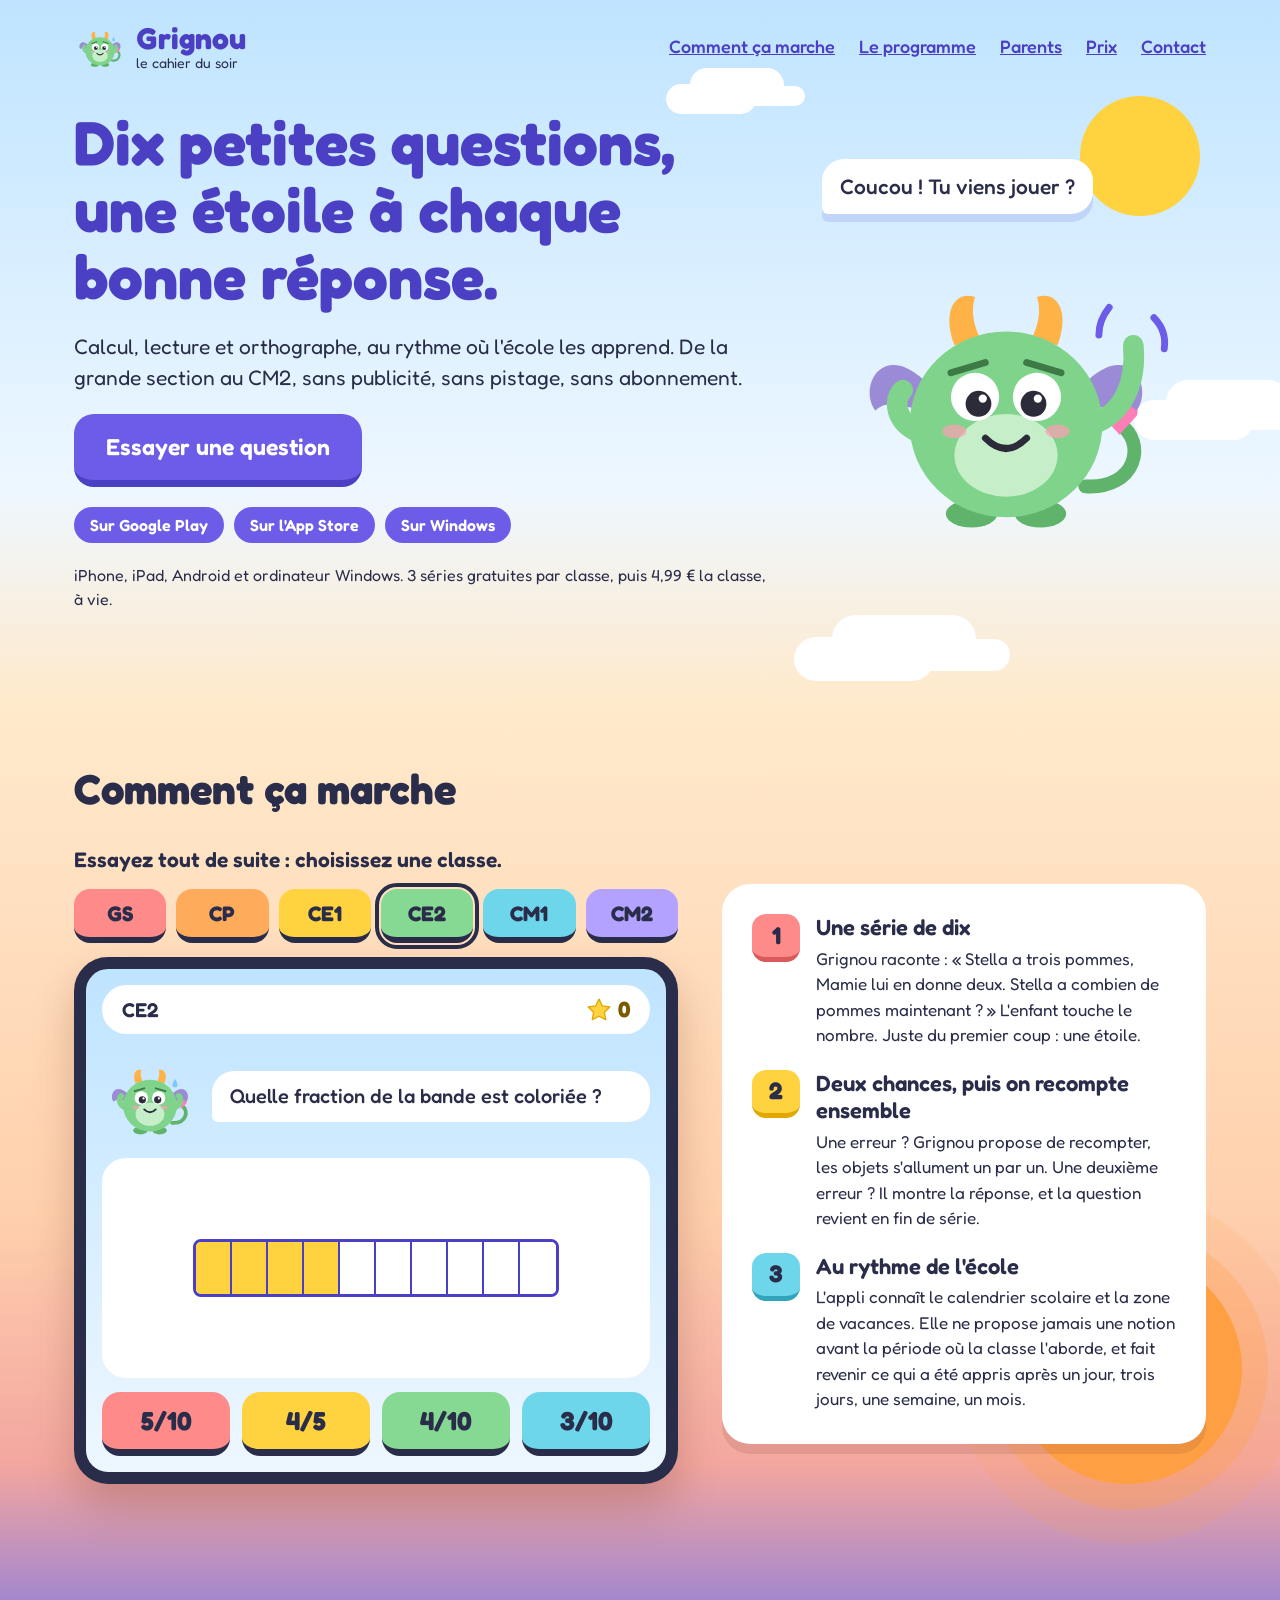
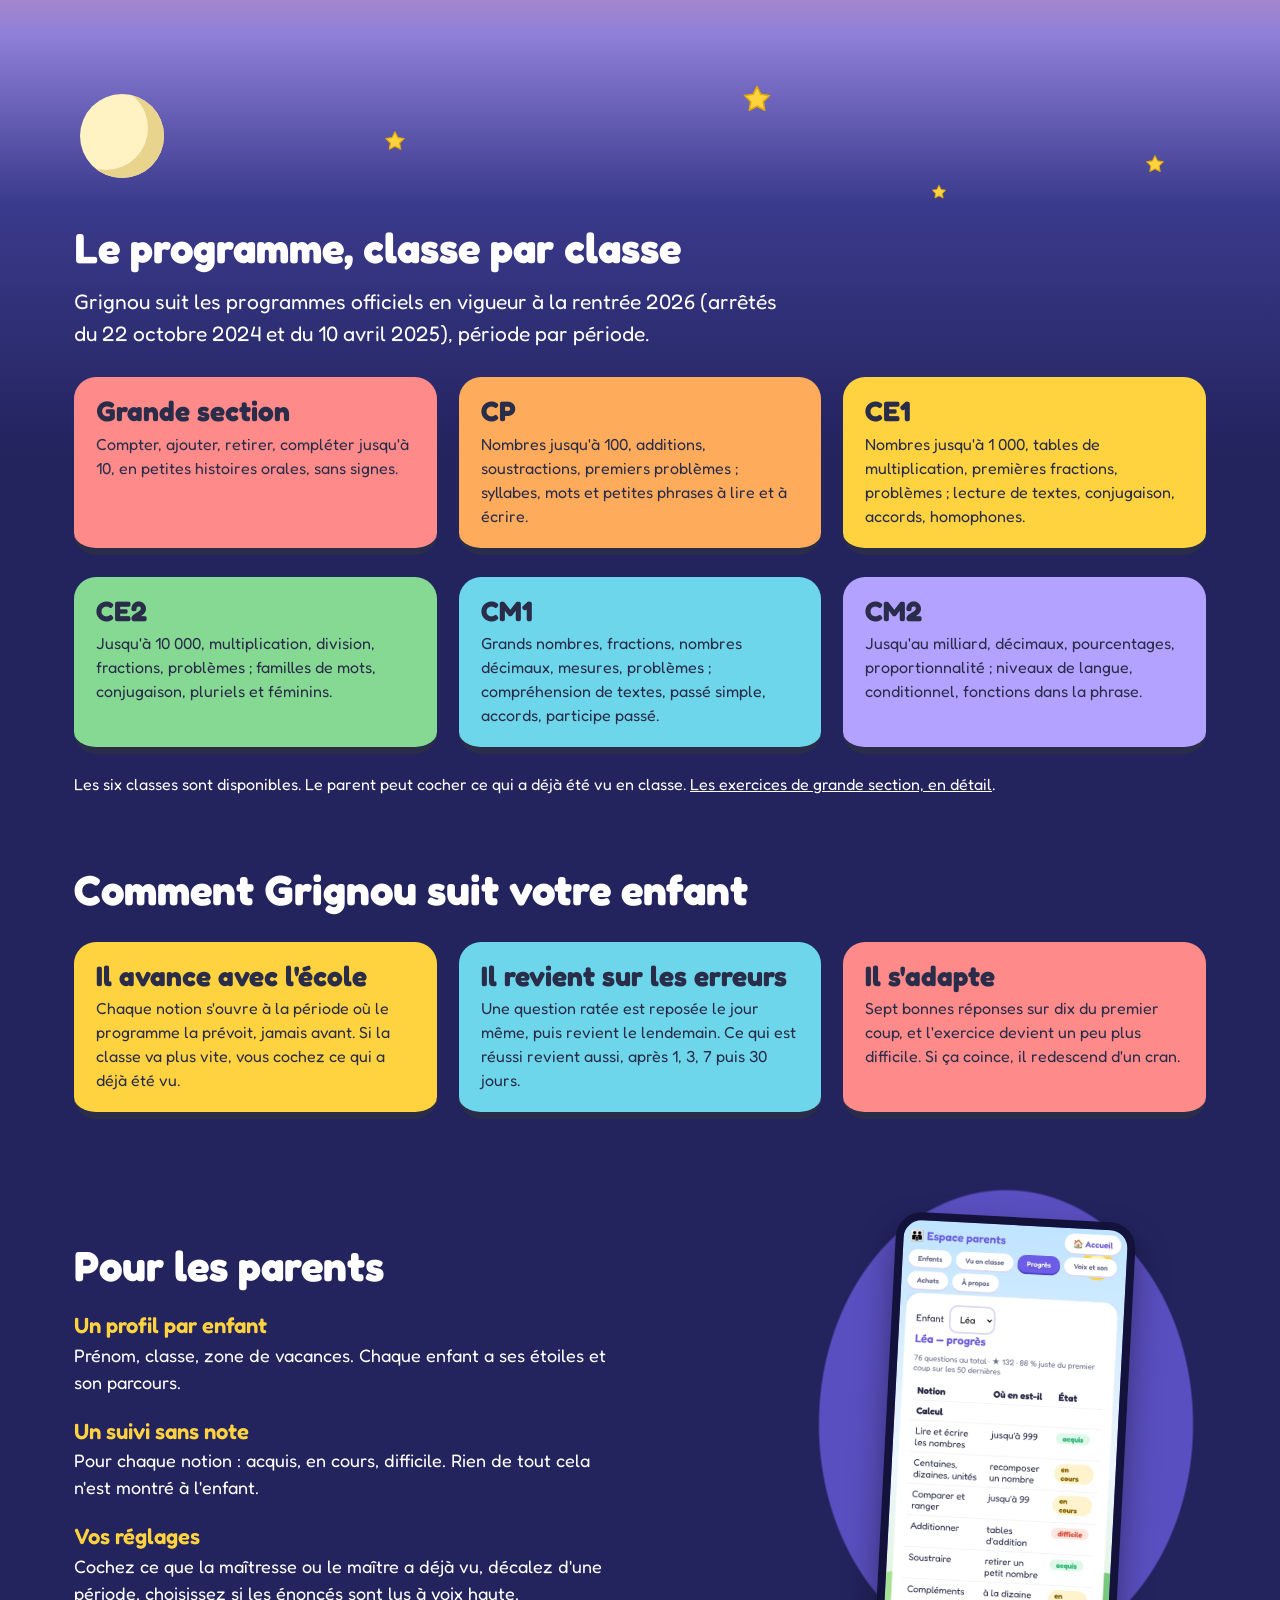
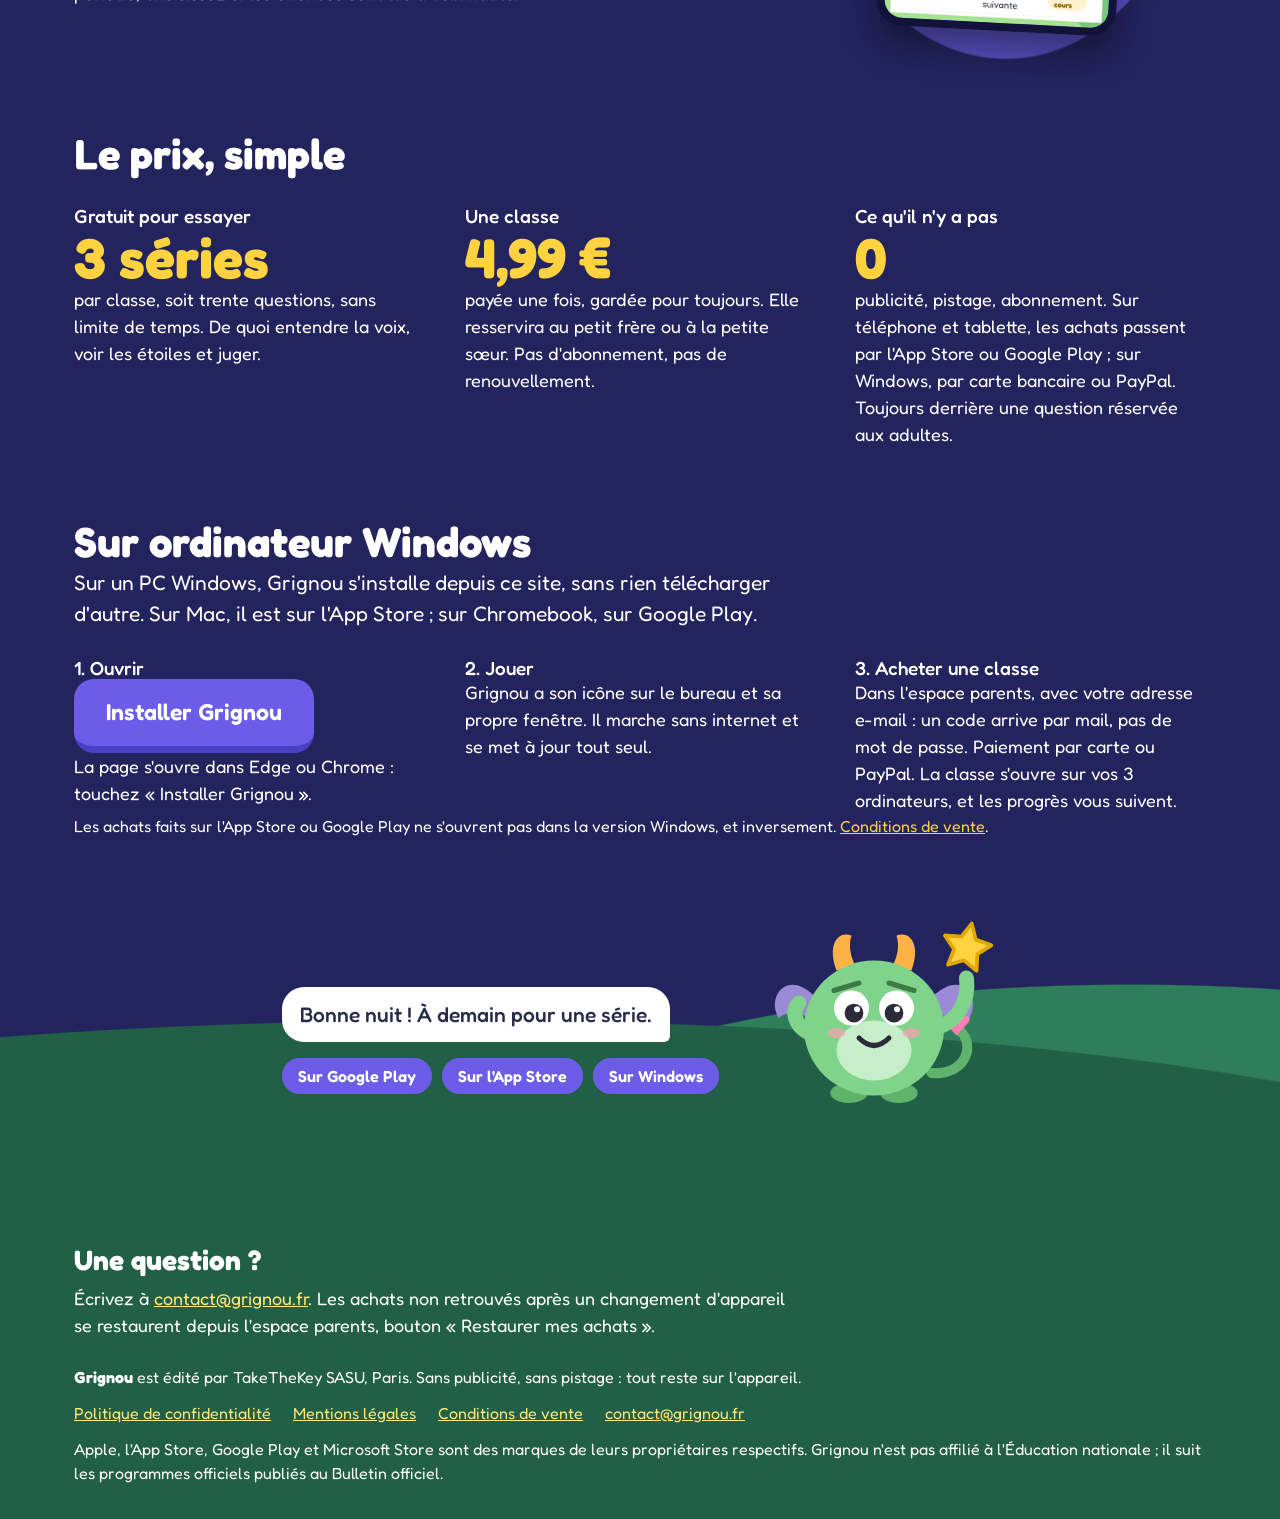
<file: index.html>
<!doctype html>
<html lang="fr">
<head>
<meta charset="utf-8">
<meta name="viewport" content="width=device-width,initial-scale=1">
<title>Grignou — l'appli du cahier du soir, de la grande section au CM2</title>
<link rel="canonical" href="https://grignou.fr/">
<meta property="og:type" content="website">
<meta property="og:site_name" content="Grignou">
<meta property="og:locale" content="fr_FR">
<meta property="og:url" content="https://grignou.fr/">
<meta property="og:title" content="Grignou — l'appli du cahier du soir, de la grande section au CM2">
<meta property="og:description" content="Dix petites questions, une étoile à chaque bonne réponse. Calcul, lecture et orthographe, au rythme de l'école. Sans publicité, sans pistage, sans abonnement.">
<meta property="og:image" content="https://grignou.fr/img/partage.png">
<meta property="og:image:width" content="1024">
<meta property="og:image:height" content="500">
<meta name="twitter:card" content="summary_large_image">
<script type="application/ld+json">[{"@context": "https://schema.org", "@type": "WebSite", "name": "Grignou", "alternateName": ["Grignou, le cahier du soir", "grignou.fr"], "url": "https://grignou.fr/", "inLanguage": "fr"}, {"@context": "https://schema.org", "@type": "Organization", "name": "Grignou", "legalName": "TakeTheKey SASU", "url": "https://grignou.fr/", "logo": "https://grignou.fr/icon-192.png", "email": "contact@grignou.fr"}, {"@context": "https://schema.org", "@type": "SoftwareApplication", "name": "Grignou", "alternateName": "Grignou, le cahier du soir", "description": "Grignou : calcul, lecture et orthographe, dix petites questions par jour, de la grande section au CM2, au rythme de l'école. Sans publicité, sans pistage. 3 séries gratuites, puis 4,99 € la classe, pour toujours.", "url": "https://grignou.fr/", "image": "https://grignou.fr/img/partage.png", "applicationCategory": "EducationalApplication", "operatingSystem": "Android, iOS, macOS, Windows", "inLanguage": "fr", "isFamilyFriendly": true, "audience": {"@type": "EducationalAudience", "educationalRole": "student"}, "offers": {"@type": "Offer", "price": "0", "priceCurrency": "EUR"}, "publisher": {"@type": "Organization", "name": "TakeTheKey SASU"}}]</script>
<meta name="description" content="Grignou : calcul, lecture et orthographe, dix petites questions par jour, de la grande section au CM2, au rythme de l'école. Sans publicité, sans pistage. 3 séries gratuites, puis 4,99 € la classe, pour toujours.">
<link rel="icon" href="icon-192.png">
<link rel="stylesheet" href="accueil.css">
</head>
<body>

<!-- Le jour : l'accueil -->
<div class="jour" id="haut">
  <div class="soleil" aria-hidden="true"></div>
  <div class="nuage n1" aria-hidden="true"></div>
  <div class="nuage n2" aria-hidden="true"></div>
  <div class="nuage n3" aria-hidden="true"></div>

  <header class="entete large">
    <a class="marque" href="index.html">
      <img src="img/grignou.svg" alt="" width="52" height="52">
      <span><b>Grignou</b><small>le cahier du soir</small></span>
    </a>
    <nav aria-label="Sections de la page">
      <a href="#comment">Comment ça marche</a>
      <a href="#programme">Le programme</a>
      <a href="#parents">Parents</a>
      <a href="#prix">Prix</a>
      <a href="#contact">Contact</a>
    </nav>
  </header>

  <main class="accueil large">
    <div class="accueil-texte">
      <h1>Dix petites questions, une étoile à chaque bonne réponse.</h1>
      <p class="chapeau">Calcul, lecture et orthographe, au rythme où l'école les apprend. De la grande section au CM2, sans publicité, sans pistage, sans abonnement.</p>
      <a class="touche violette" href="#comment">Essayer une question</a>
      <ul class="bientot" aria-label="Disponibilité">
        <li class="dispo"><a href="https://play.google.com/store/apps/details?id=fr.grignou.app">Sur Google Play</a></li>
        <li class="dispo"><a href="https://apps.apple.com/fr/app/id6836298676">Sur l'App Store</a></li>
        <li class="dispo"><a href="#ordinateur">Sur Windows</a></li>
      </ul>
      <p class="petit">iPhone, iPad, Android et ordinateur Windows. 3 séries gratuites par classe, puis 4,99 € la classe, à vie.</p>
    </div>
    <div class="accueil-grignou">
      <p class="bulle">Coucou ! Tu viens jouer ?</p>
      <img class="vole" src="img/grignou-coucou.svg" alt="Grignou, un petit dragon vert, fait coucou en volant" width="370" height="370">
    </div>
  </main>
</div>

<!-- La fin de journée : comment ça marche, avec une question à essayer -->
<section class="soir" id="comment">
  <div class="soleil-couchant" aria-hidden="true"></div>
  <div class="large">
    <h2>Comment ça marche</h2>
    <div class="deux">
      <div class="essai">
        <p class="essai-titre">Essayez tout de suite : choisissez une classe.</p>
        <div id="jeu">
          <img class="capture-tablette" src="img/appli-tablette.webp" alt="L'appli sur tablette : Grignou a trois kiwis, Stella lui en donne trois" width="1280" height="720">
        </div>
      </div>
      <ol class="etapes">
        <li>
          <span class="num c1" aria-hidden="true">1</span>
          <div><h3>Une série de dix</h3>
          <p>Grignou raconte : « Stella a trois pommes, Mamie lui en donne deux. Stella a combien de pommes maintenant ? » L'enfant touche le nombre. Juste du premier coup : une étoile.</p></div>
        </li>
        <li>
          <span class="num c3" aria-hidden="true">2</span>
          <div><h3>Deux chances, puis on recompte ensemble</h3>
          <p>Une erreur ? Grignou propose de recompter, les objets s'allument un par un. Une deuxième erreur ? Il montre la réponse, et la question revient en fin de série.</p></div>
        </li>
        <li>
          <span class="num c5" aria-hidden="true">3</span>
          <div><h3>Au rythme de l'école</h3>
          <p>L'appli connaît le calendrier scolaire et la zone de vacances. Elle ne propose jamais une notion avant la période où la classe l'aborde, et fait revenir ce qui a été appris après un jour, trois jours, une semaine, un mois.</p></div>
        </li>
      </ol>
    </div>
  </div>
</section>

<!-- Le soir : le programme, les parents, le prix -->
<div class="nuit">
  <div class="lune" aria-hidden="true"></div>
  <img class="scintille s1" src="img/etoile.svg" alt="" aria-hidden="true" width="22" height="22">
  <img class="scintille s2" src="img/etoile.svg" alt="" aria-hidden="true" width="30" height="30">
  <img class="scintille s3" src="img/etoile.svg" alt="" aria-hidden="true" width="20" height="20">
  <img class="scintille s4" src="img/etoile.svg" alt="" aria-hidden="true" width="16" height="16">

  <section class="large" id="programme">
    <h2>Le programme, classe par classe</h2>
    <p class="chapeau">Grignou suit les programmes officiels en vigueur à la rentrée 2026 (arrêtés du 22 octobre 2024 et du 10 avril 2025), période par période.</p>
    <ul class="classes">
      <li class="c1"><b>Grande section</b><span>Compter, ajouter, retirer, compléter jusqu'à 10, en petites histoires orales, sans signes.</span></li>
      <li class="c2"><b>CP</b><span>Nombres jusqu'à 100, additions, soustractions, premiers problèmes ; syllabes, mots et petites phrases à lire et à écrire.</span></li>
      <li class="c3"><b>CE1</b><span>Nombres jusqu'à 1 000, tables de multiplication, premières fractions, problèmes ; lecture de textes, conjugaison, accords, homophones.</span></li>
      <li class="c4"><b>CE2</b><span>Jusqu'à 10 000, multiplication, division, fractions, problèmes ; familles de mots, conjugaison, pluriels et féminins.</span></li>
      <li class="c5"><b>CM1</b><span>Grands nombres, fractions, nombres décimaux, mesures, problèmes ; compréhension de textes, passé simple, accords, participe passé.</span></li>
      <li class="c6"><b>CM2</b><span>Jusqu'au milliard, décimaux, pourcentages, proportionnalité ; niveaux de langue, conditionnel, fonctions dans la phrase.</span></li>
    </ul>
    <p class="petit">Les six classes sont disponibles. Le parent peut cocher ce qui a déjà été vu en classe. <a href="exercices-grande-section.html" style="color:inherit">Les exercices de grande section, en détail</a>.</p>
  </section>

  <section class="large" id="suivi">
    <h2>Comment Grignou suit votre enfant</h2>
    <ul class="classes">
      <li class="c3"><b>Il avance avec l'école</b><span>Chaque notion s'ouvre à la période où le programme la prévoit, jamais avant. Si la classe va plus vite, vous cochez ce qui a déjà été vu.</span></li>
      <li class="c5"><b>Il revient sur les erreurs</b><span>Une question ratée est reposée le jour même, puis revient le lendemain. Ce qui est réussi revient aussi, après 1, 3, 7 puis 30 jours.</span></li>
      <li class="c1"><b>Il s'adapte</b><span>Sept bonnes réponses sur dix du premier coup, et l'exercice devient un peu plus difficile. Si ça coince, il redescend d'un cran.</span></li>
    </ul>
  </section>

  <section class="large parents" id="parents">
    <div class="parents-texte">
      <h2>Pour les parents</h2>
      <h3>Un profil par enfant</h3>
      <p>Prénom, classe, zone de vacances. Chaque enfant a ses étoiles et son parcours.</p>
      <h3>Un suivi sans note</h3>
      <p>Pour chaque notion : acquis, en cours, difficile. Rien de tout cela n'est montré à l'enfant.</p>
      <h3>Vos réglages</h3>
      <p>Cochez ce que la maîtresse ou le maître a déjà vu, décalez d'une période, choisissez si les énoncés sont lus à voix haute.</p>
    </div>
    <div class="parents-capture">
      <div class="telephone">
        <img src="img/espace-parents.webp" alt="L'espace parents : les progrès de Léa, notion par notion" width="540" height="960" loading="lazy">
      </div>
    </div>
  </section>

  <section class="large" id="prix">
    <h2>Le prix, simple</h2>
    <div class="prix">
      <div><h3>Gratuit pour essayer</h3><p class="gros">3 séries</p>
      <p>par classe, soit trente questions, sans limite de temps. De quoi entendre la voix, voir les étoiles et juger.</p></div>
      <div><h3>Une classe</h3><p class="gros">4,99 €</p>
      <p>payée une fois, gardée pour toujours. Elle resservira au petit frère ou à la petite sœur. Pas d'abonnement, pas de renouvellement.</p></div>
      <div><h3>Ce qu'il n'y a pas</h3><p class="gros">0</p>
      <p>publicité, pistage, abonnement. Sur téléphone et tablette, les achats passent par l'App Store ou Google Play ; sur Windows, par carte bancaire ou PayPal. Toujours derrière une question réservée aux adultes.</p></div>
    </div>
  </section>

  <section class="large" id="ordinateur">
    <h2>Sur ordinateur Windows</h2>
    <p class="chapeau">Sur un PC Windows, Grignou s'installe depuis ce site, sans rien télécharger d'autre. Sur Mac, il est sur l'App Store ; sur Chromebook, sur Google Play.</p>
    <div class="prix">
      <div><h3>1. Ouvrir</h3><p><a class="touche violette" href="https://app.grignou.fr/">Installer Grignou</a></p>
      <p>La page s'ouvre dans Edge ou Chrome : touchez « Installer Grignou ».</p></div>
      <div><h3>2. Jouer</h3><p>Grignou a son icône sur le bureau et sa propre fenêtre. Il marche sans internet et se met à jour tout seul.</p></div>
      <div><h3>3. Acheter une classe</h3><p>Dans l'espace parents, avec votre adresse e-mail : un code arrive par mail, pas de mot de passe. Paiement par carte ou PayPal. La classe s'ouvre sur vos 3 ordinateurs, et les progrès vous suivent.</p></div>
    </div>
    <p class="petit">Les achats faits sur l'App Store ou Google Play ne s'ouvrent pas dans la version Windows, et inversement. <a href="conditions-de-vente.html">Conditions de vente</a>.</p>
  </section>

  <div class="colline-zone">
    <div class="colline" aria-hidden="true"></div>
    <div class="large colline-contenu">
      <div class="bonsoir">
        <p class="bulle droite">Bonne nuit ! À demain pour une série.</p>
        <ul class="bientot clair" aria-label="Disponibilité">
          <li class="dispo"><a href="https://play.google.com/store/apps/details?id=fr.grignou.app">Sur Google Play</a></li>
          <li class="dispo"><a href="https://apps.apple.com/fr/app/id6836298676">Sur l'App Store</a></li>
          <li class="dispo"><a href="#ordinateur">Sur Windows</a></li>
        </ul>
      </div>
      <img class="berce" src="img/grignou-etoile.svg" alt="Grignou, sur sa colline, tient une étoile" width="250" height="250">
    </div>
  </div>
</div>

<footer class="pied">
  <div class="large">
    <section id="contact">
      <h2>Une question ?</h2>
      <p>Écrivez à <a href="mailto:contact@grignou.fr">contact@grignou.fr</a>. Les achats non retrouvés après un changement d'appareil se restaurent depuis l'espace parents, bouton « Restaurer mes achats ».</p>
    </section>
    <p><strong>Grignou</strong> est édité par TakeTheKey SASU, Paris. Sans publicité, sans pistage : tout reste sur l'appareil.</p>
    <p class="liens"><a href="confidentialite.html">Politique de confidentialité</a> <a href="mentions-legales.html">Mentions légales</a> <a href="conditions-de-vente.html">Conditions de vente</a> <a href="mailto:contact@grignou.fr">contact@grignou.fr</a></p>
    <p class="petit">Apple, l'App Store, Google Play et Microsoft Store sont des marques de leurs propriétaires respectifs. Grignou n'est pas affilié à l'Éducation nationale ; il suit les programmes officiels publiés au Bulletin officiel.</p>
  </div>
</footer>

<script src="jeu.js" defer></script>
</body>
</html>
</file>
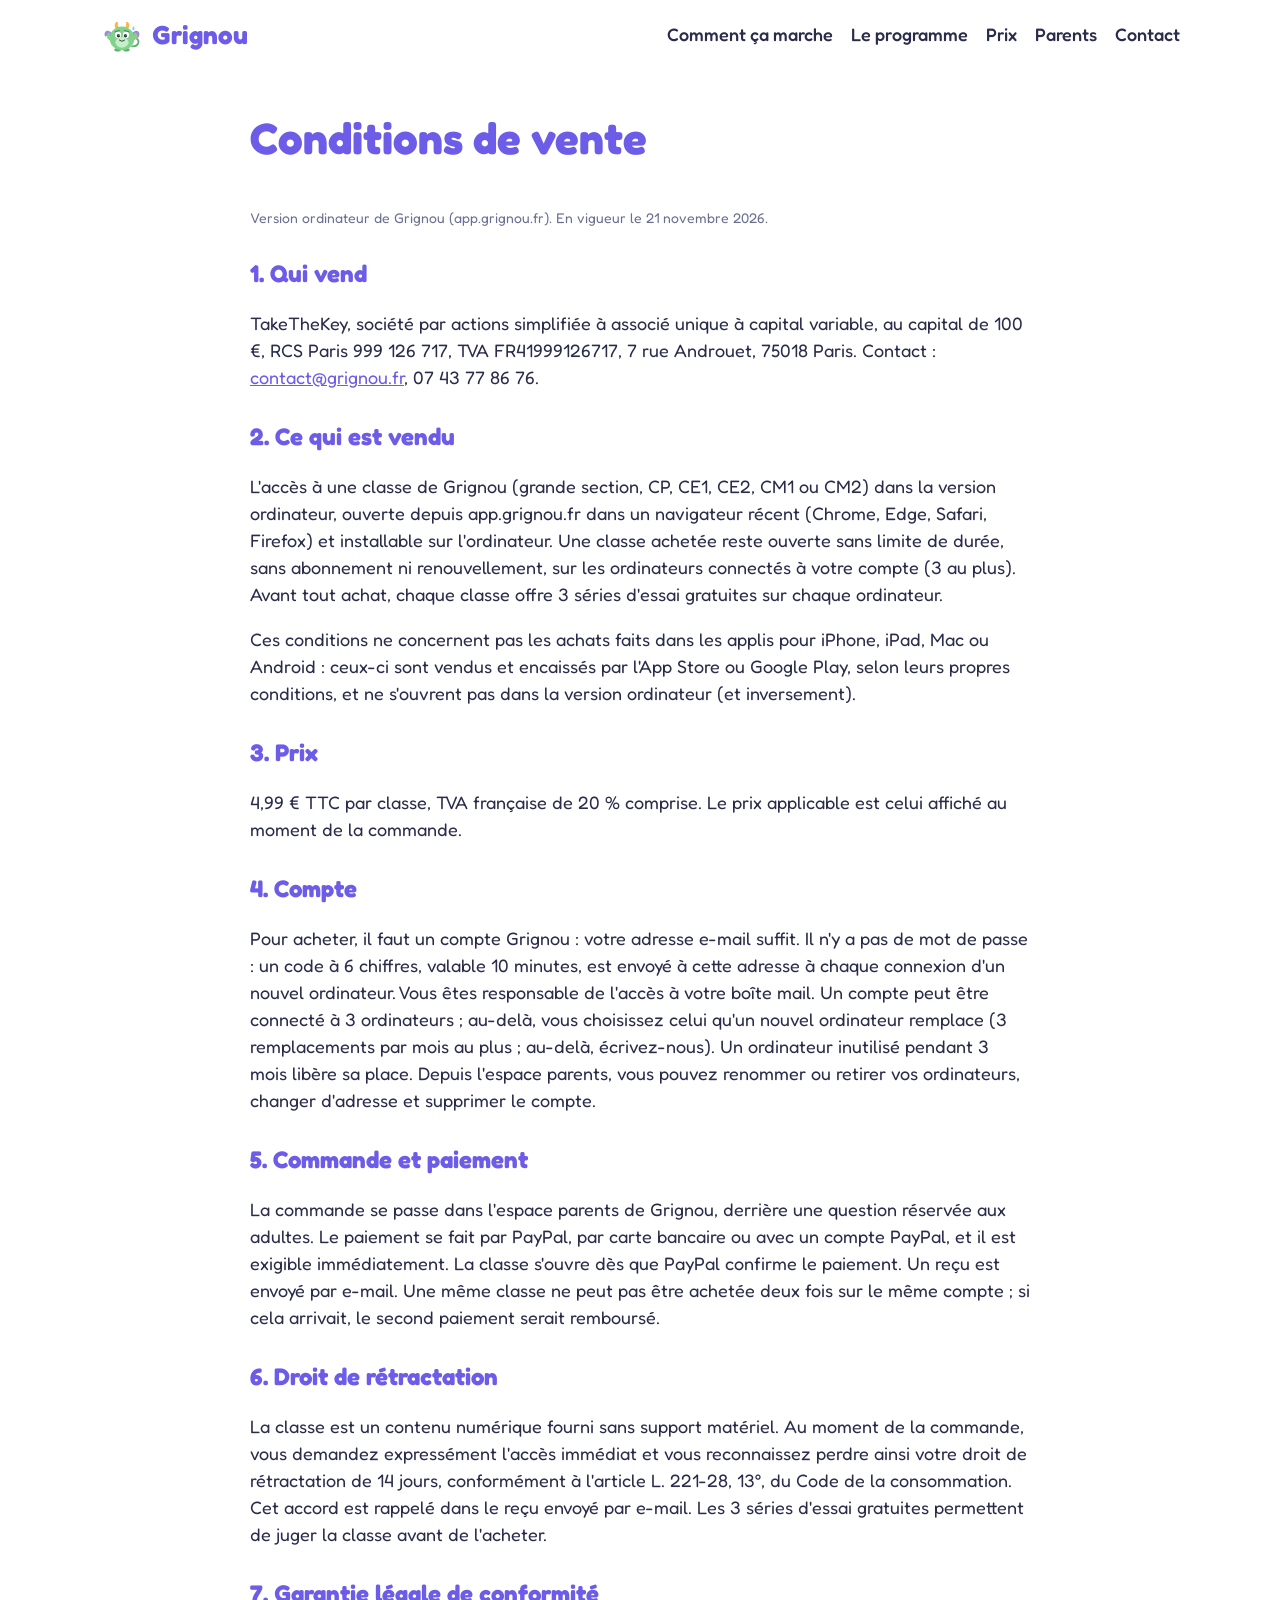
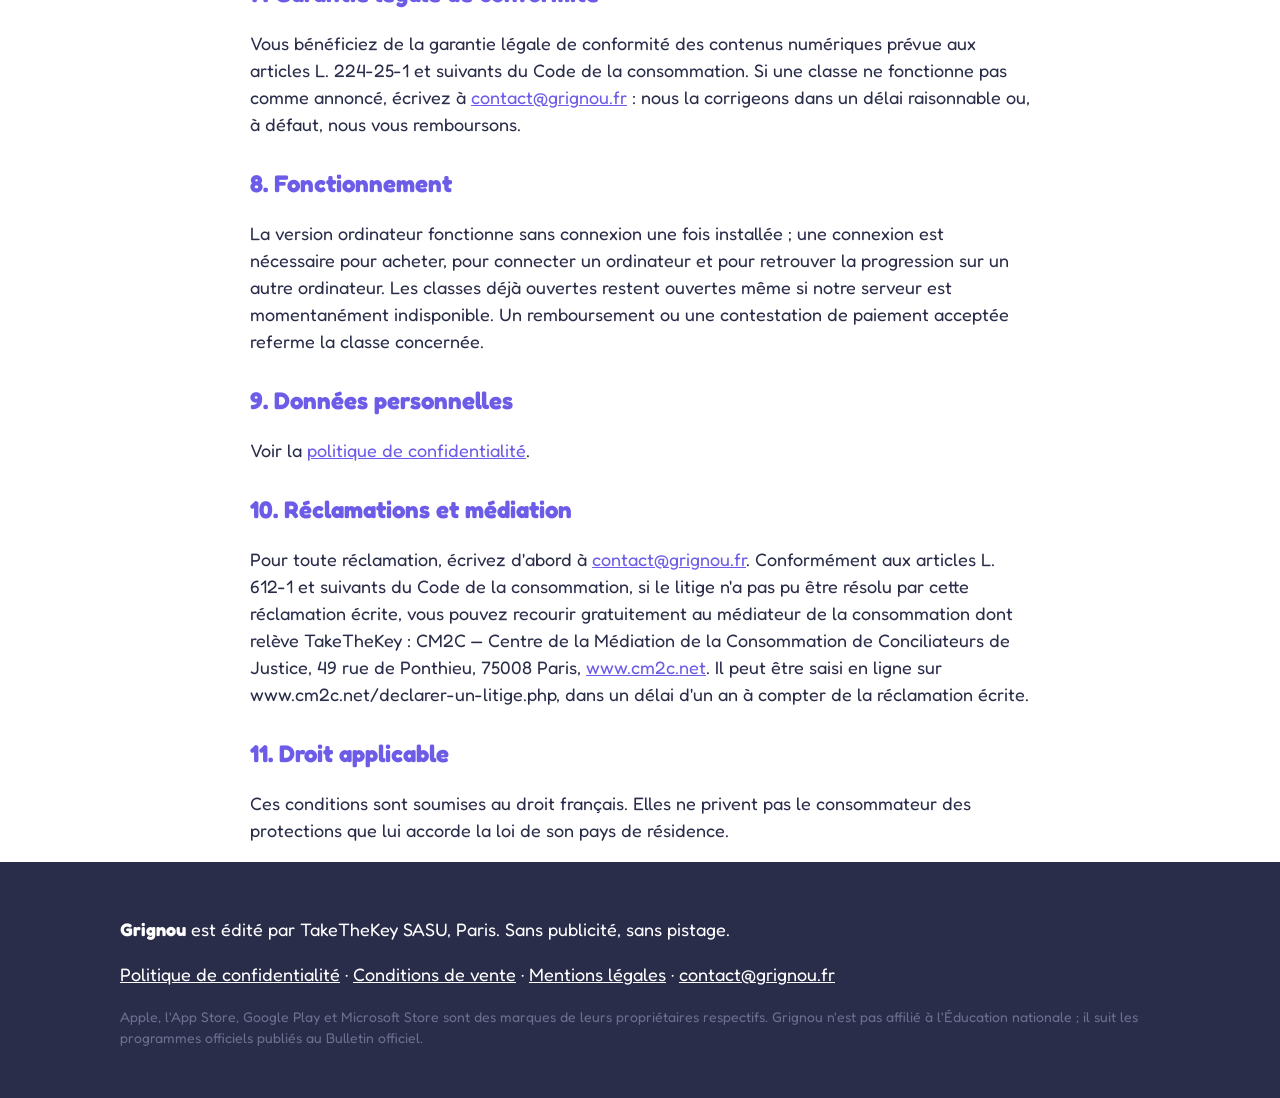
<file: conditions-de-vente.html>
<!doctype html><html lang="fr"><head><meta charset="utf-8"><meta name="viewport" content="width=device-width,initial-scale=1">
<title>Conditions de vente — Grignou</title><meta name="description" content="Conditions de vente de Grignou sur ordinateur : 4,99 € la classe, sans abonnement, paiement PayPal, compte par adresse e-mail.">
<link rel="icon" href="icon-192.png">
<link rel="canonical" href="https://grignou.fr/conditions-de-vente.html">
<link rel="stylesheet" href="style.css"></head><body><header class="nav"><a class="brand" href="index.html"><span class="logo"><svg viewBox="0 0 200 200" aria-hidden="true"><path class="tail" d="M146 156c30 2 36-26 20-36" stroke="#5fb36b" stroke-width="8" fill="none" stroke-linecap="round"/><path d="M166 112c-3-7-13-4-10 3l10 11 10-11c3-7-7-10-10-3z" fill="#ff7eb6"/><path d="M52 94C28 72 14 98 24 112c8-8 16 0 28-2z" fill="#9b8bd6"/><path d="M148 94c24-22 38 4 28 18-8-8-16 0-28-2z" fill="#9b8bd6"/><path d="M70 74C62 52 72 42 82 46c-3 9 0 18 3 24z" fill="#ffb347"/><path d="M130 74c8-22-2-32-12-28 3 9 0 18-3 24z" fill="#ffb347"/><ellipse cx="80" cy="172" rx="15" ry="8" fill="#5fb36b"/><ellipse cx="120" cy="172" rx="15" ry="8" fill="#5fb36b"/><path d="M48 124c-12-6-14-18-8-24" stroke="#7fd38a" stroke-width="12" stroke-linecap="round" fill="none"/><path d="M152 124c12-6 14-18 8-24" stroke="#7fd38a" stroke-width="12" stroke-linecap="round" fill="none"/><ellipse cx="100" cy="120" rx="56" ry="54" fill="#7fd38a"/><ellipse cx="100" cy="138" rx="30" ry="24" fill="#c6efc9"/><g class="eyes"><circle cx="82" cy="104" r="14" fill="#fff"/><circle cx="118" cy="104" r="14" fill="#fff"/><circle cx="84" cy="108" r="7.5" fill="#2b2b3a"/><circle cx="116" cy="108" r="7.5" fill="#2b2b3a"/><circle cx="86.5" cy="105" r="2.4" fill="#fff"/><circle cx="118.5" cy="105" r="2.4" fill="#fff"/></g><path d="M68 90l20-6M132 90l-20-6" stroke="#3d7a45" stroke-width="4" stroke-linecap="round"/><path class="mouth" d="M88 128q12 12 24 0" stroke="#2b2b3a" stroke-width="4" fill="none" stroke-linecap="round"/><ellipse cx="70" cy="124" rx="7" ry="4" fill="#ff9eb5" opacity=".7"/><ellipse cx="130" cy="124" rx="7" ry="4" fill="#ff9eb5" opacity=".7"/><path class="drop" d="M152 64c-7 11-7 18 0 18s7-7 0-18z" fill="#7cc8ff"/></svg></span>Grignou</a><nav><a href="index.html#comment">Comment ça marche</a><a href="index.html#programme">Le programme</a><a href="index.html#prix">Prix</a><a href="index.html#parents">Parents</a><a href="index.html#contact">Contact</a></nav></header>
<section class="wrap doc"><h1>Conditions de vente</h1><p class="small">Version ordinateur de Grignou (app.grignou.fr). En vigueur le 21 novembre 2026.</p>
<h2>1. Qui vend</h2><p>TakeTheKey, société par actions simplifiée à associé unique à capital variable, au capital de 100 €, RCS Paris 999 126 717, TVA FR41999126717, 7 rue Androuet, 75018 Paris. Contact : <a href="mailto:contact@grignou.fr">contact@grignou.fr</a>, 07 43 77 86 76.</p>
<h2>2. Ce qui est vendu</h2><p>L'accès à une classe de Grignou (grande section, CP, CE1, CE2, CM1 ou CM2) dans la version ordinateur, ouverte depuis app.grignou.fr dans un navigateur récent (Chrome, Edge, Safari, Firefox) et installable sur l'ordinateur. Une classe achetée reste ouverte sans limite de durée, sans abonnement ni renouvellement, sur les ordinateurs connectés à votre compte (3 au plus). Avant tout achat, chaque classe offre 3 séries d'essai gratuites sur chaque ordinateur.</p>
<p>Ces conditions ne concernent pas les achats faits dans les applis pour iPhone, iPad, Mac ou Android : ceux-ci sont vendus et encaissés par l'App Store ou Google Play, selon leurs propres conditions, et ne s'ouvrent pas dans la version ordinateur (et inversement).</p>
<h2>3. Prix</h2><p>4,99 € TTC par classe, TVA française de 20 % comprise. Le prix applicable est celui affiché au moment de la commande.</p>
<h2>4. Compte</h2><p>Pour acheter, il faut un compte Grignou : votre adresse e-mail suffit. Il n'y a pas de mot de passe : un code à 6 chiffres, valable 10 minutes, est envoyé à cette adresse à chaque connexion d'un nouvel ordinateur. Vous êtes responsable de l'accès à votre boîte mail. Un compte peut être connecté à 3 ordinateurs ; au-delà, vous choisissez celui qu'un nouvel ordinateur remplace (3 remplacements par mois au plus ; au-delà, écrivez-nous). Un ordinateur inutilisé pendant 3 mois libère sa place. Depuis l'espace parents, vous pouvez renommer ou retirer vos ordinateurs, changer d'adresse et supprimer le compte.</p>
<h2>5. Commande et paiement</h2><p>La commande se passe dans l'espace parents de Grignou, derrière une question réservée aux adultes. Le paiement se fait par PayPal, par carte bancaire ou avec un compte PayPal, et il est exigible immédiatement. La classe s'ouvre dès que PayPal confirme le paiement. Un reçu est envoyé par e-mail. Une même classe ne peut pas être achetée deux fois sur le même compte ; si cela arrivait, le second paiement serait remboursé.</p>
<h2>6. Droit de rétractation</h2><p>La classe est un contenu numérique fourni sans support matériel. Au moment de la commande, vous demandez expressément l'accès immédiat et vous reconnaissez perdre ainsi votre droit de rétractation de 14 jours, conformément à l'article L. 221-28, 13°, du Code de la consommation. Cet accord est rappelé dans le reçu envoyé par e-mail. Les 3 séries d'essai gratuites permettent de juger la classe avant de l'acheter.</p>
<h2>7. Garantie légale de conformité</h2><p>Vous bénéficiez de la garantie légale de conformité des contenus numériques prévue aux articles L. 224-25-1 et suivants du Code de la consommation. Si une classe ne fonctionne pas comme annoncé, écrivez à <a href="mailto:contact@grignou.fr">contact@grignou.fr</a> : nous la corrigeons dans un délai raisonnable ou, à défaut, nous vous remboursons.</p>
<h2>8. Fonctionnement</h2><p>La version ordinateur fonctionne sans connexion une fois installée ; une connexion est nécessaire pour acheter, pour connecter un ordinateur et pour retrouver la progression sur un autre ordinateur. Les classes déjà ouvertes restent ouvertes même si notre serveur est momentanément indisponible. Un remboursement ou une contestation de paiement acceptée referme la classe concernée.</p>
<h2>9. Données personnelles</h2><p>Voir la <a href="confidentialite.html">politique de confidentialité</a>.</p>
<h2>10. Réclamations et médiation</h2><p>Pour toute réclamation, écrivez d'abord à <a href="mailto:contact@grignou.fr">contact@grignou.fr</a>. Conformément aux articles L. 612-1 et suivants du Code de la consommation, si le litige n'a pas pu être résolu par cette réclamation écrite, vous pouvez recourir gratuitement au médiateur de la consommation dont relève TakeTheKey : CM2C — Centre de la Médiation de la Consommation de Conciliateurs de Justice, 49 rue de Ponthieu, 75008 Paris, <a href="https://www.cm2c.net">www.cm2c.net</a>. Il peut être saisi en ligne sur www.cm2c.net/declarer-un-litige.php, dans un délai d'un an à compter de la réclamation écrite.</p>
<h2>11. Droit applicable</h2><p>Ces conditions sont soumises au droit français. Elles ne privent pas le consommateur des protections que lui accorde la loi de son pays de résidence.</p>
</section><footer><div class="wrap"><p><strong>Grignou</strong> est édité par TakeTheKey SASU, Paris. Sans publicité, sans pistage.</p>
<p><a href="confidentialite.html">Politique de confidentialité</a> · <a href="conditions-de-vente.html">Conditions de vente</a> · <a href="mentions-legales.html">Mentions légales</a> · <a href="mailto:contact@grignou.fr">contact@grignou.fr</a></p>
<p class="small">Apple, l'App Store, Google Play et Microsoft Store sont des marques de leurs propriétaires respectifs. Grignou n'est pas affilié à l'Éducation nationale ; il suit les programmes officiels publiés au Bulletin officiel.</p></div></footer></body></html>
</file>
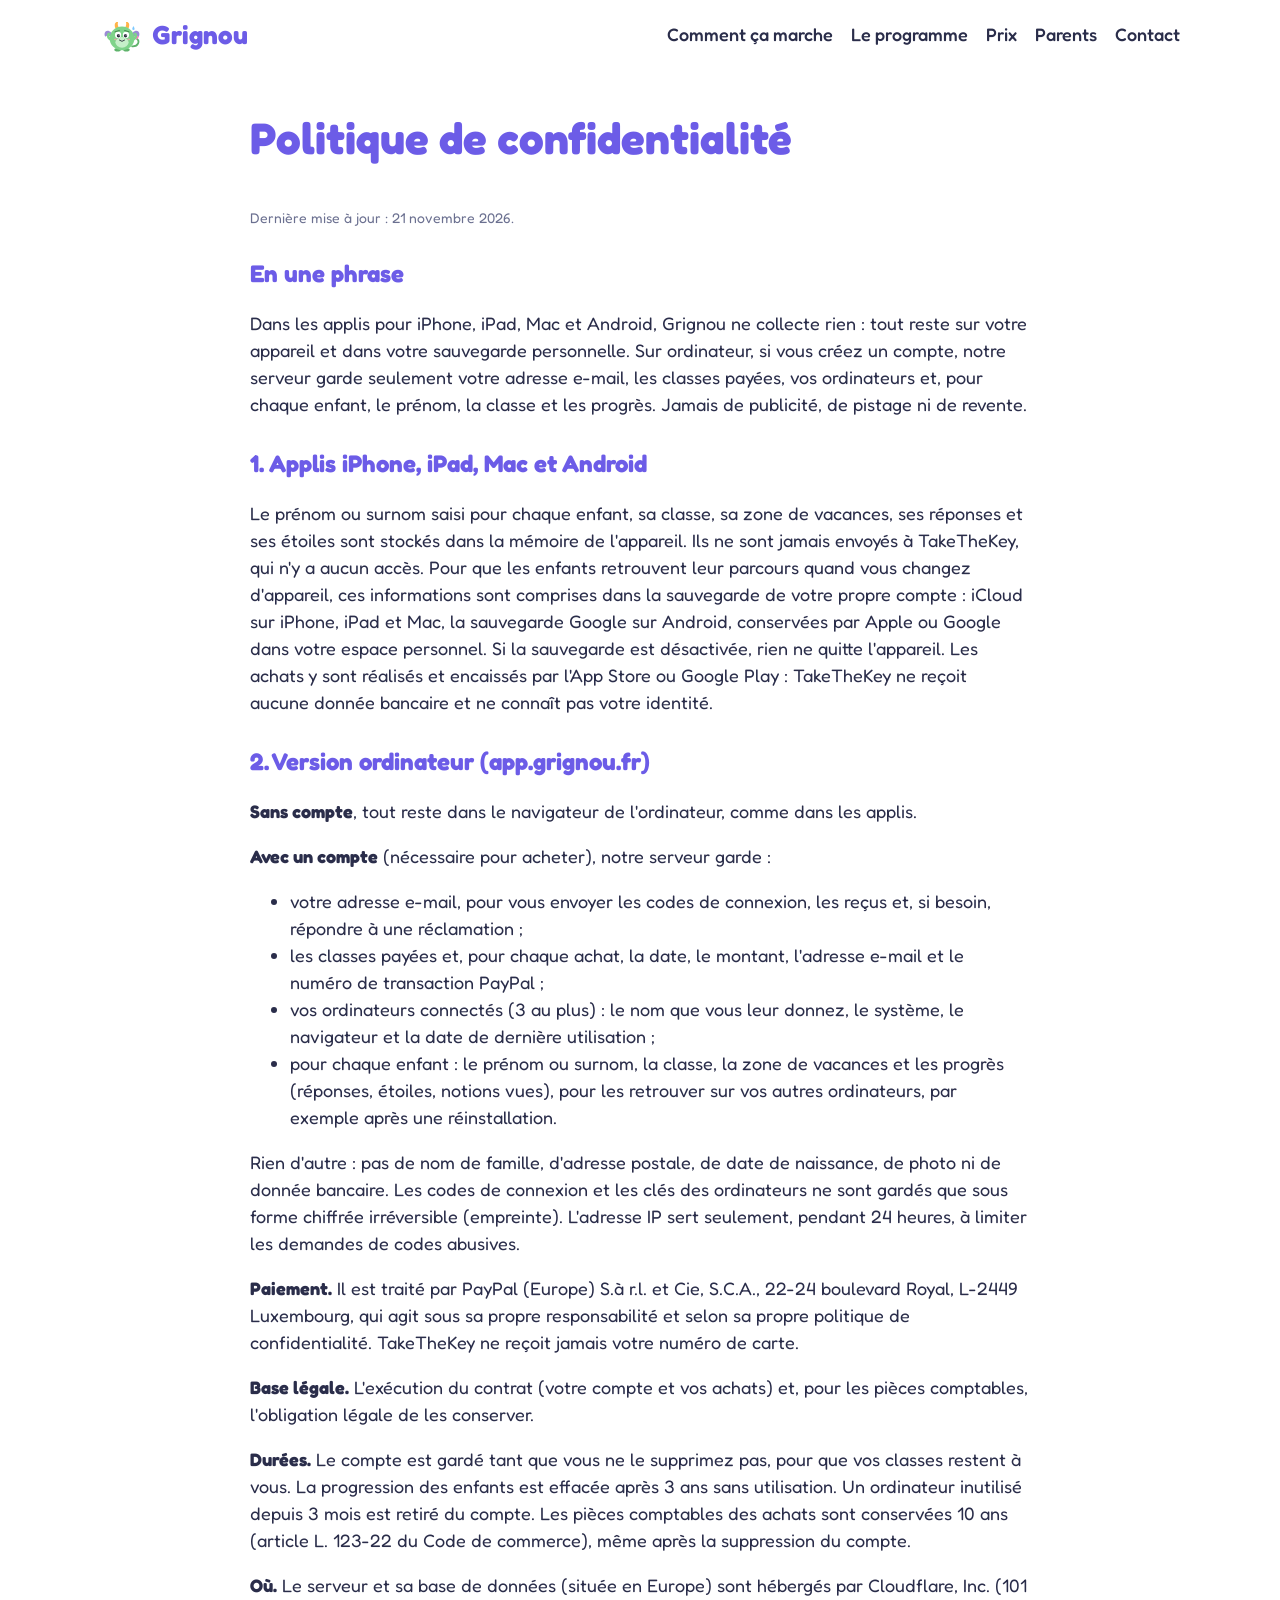
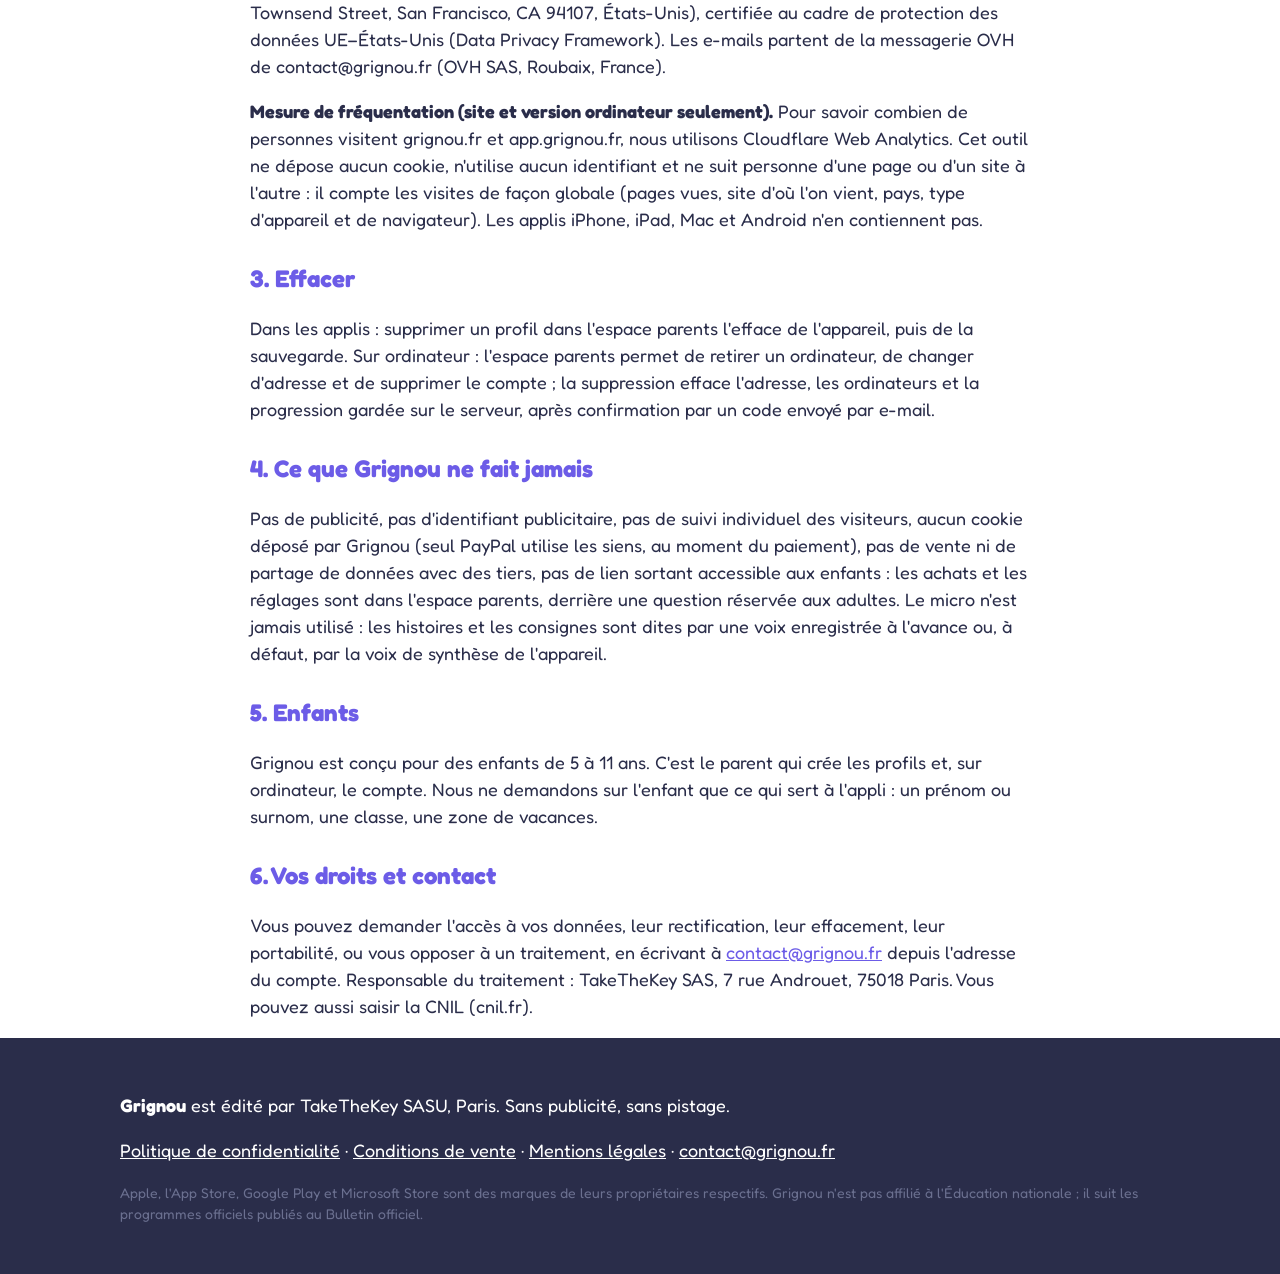
<file: confidentialite.html>
<!doctype html><html lang="fr"><head><meta charset="utf-8"><meta name="viewport" content="width=device-width,initial-scale=1">
<title>Politique de confidentialité — Grignou</title><meta name="description" content="Grignou ne collecte rien dans les applis. Sur ordinateur, avec un compte : l'e-mail, les classes payées, les ordinateurs et les progrès des enfants, rien d'autre.">
<link rel="icon" href="icon-192.png">
<link rel="canonical" href="https://grignou.fr/confidentialite.html">
<link rel="stylesheet" href="style.css"></head><body><header class="nav"><a class="brand" href="index.html"><span class="logo"><svg viewBox="0 0 200 200" aria-hidden="true"><path class="tail" d="M146 156c30 2 36-26 20-36" stroke="#5fb36b" stroke-width="8" fill="none" stroke-linecap="round"/><path d="M166 112c-3-7-13-4-10 3l10 11 10-11c3-7-7-10-10-3z" fill="#ff7eb6"/><path d="M52 94C28 72 14 98 24 112c8-8 16 0 28-2z" fill="#9b8bd6"/><path d="M148 94c24-22 38 4 28 18-8-8-16 0-28-2z" fill="#9b8bd6"/><path d="M70 74C62 52 72 42 82 46c-3 9 0 18 3 24z" fill="#ffb347"/><path d="M130 74c8-22-2-32-12-28 3 9 0 18-3 24z" fill="#ffb347"/><ellipse cx="80" cy="172" rx="15" ry="8" fill="#5fb36b"/><ellipse cx="120" cy="172" rx="15" ry="8" fill="#5fb36b"/><path d="M48 124c-12-6-14-18-8-24" stroke="#7fd38a" stroke-width="12" stroke-linecap="round" fill="none"/><path d="M152 124c12-6 14-18 8-24" stroke="#7fd38a" stroke-width="12" stroke-linecap="round" fill="none"/><ellipse cx="100" cy="120" rx="56" ry="54" fill="#7fd38a"/><ellipse cx="100" cy="138" rx="30" ry="24" fill="#c6efc9"/><g class="eyes"><circle cx="82" cy="104" r="14" fill="#fff"/><circle cx="118" cy="104" r="14" fill="#fff"/><circle cx="84" cy="108" r="7.5" fill="#2b2b3a"/><circle cx="116" cy="108" r="7.5" fill="#2b2b3a"/><circle cx="86.5" cy="105" r="2.4" fill="#fff"/><circle cx="118.5" cy="105" r="2.4" fill="#fff"/></g><path d="M68 90l20-6M132 90l-20-6" stroke="#3d7a45" stroke-width="4" stroke-linecap="round"/><path class="mouth" d="M88 128q12 12 24 0" stroke="#2b2b3a" stroke-width="4" fill="none" stroke-linecap="round"/><ellipse cx="70" cy="124" rx="7" ry="4" fill="#ff9eb5" opacity=".7"/><ellipse cx="130" cy="124" rx="7" ry="4" fill="#ff9eb5" opacity=".7"/><path class="drop" d="M152 64c-7 11-7 18 0 18s7-7 0-18z" fill="#7cc8ff"/></svg></span>Grignou</a><nav><a href="index.html#comment">Comment ça marche</a><a href="index.html#programme">Le programme</a><a href="index.html#prix">Prix</a><a href="index.html#parents">Parents</a><a href="index.html#contact">Contact</a></nav></header>
<section class="wrap doc"><h1>Politique de confidentialité</h1><p class="small">Dernière mise à jour : 21 novembre 2026.</p>
<h2>En une phrase</h2><p>Dans les applis pour iPhone, iPad, Mac et Android, Grignou ne collecte rien : tout reste sur votre appareil et dans votre sauvegarde personnelle. Sur ordinateur, si vous créez un compte, notre serveur garde seulement votre adresse e-mail, les classes payées, vos ordinateurs et, pour chaque enfant, le prénom, la classe et les progrès. Jamais de publicité, de pistage ni de revente.</p>
<h2>1. Applis iPhone, iPad, Mac et Android</h2><p>Le prénom ou surnom saisi pour chaque enfant, sa classe, sa zone de vacances, ses réponses et ses étoiles sont stockés dans la mémoire de l'appareil. Ils ne sont jamais envoyés à TakeTheKey, qui n'y a aucun accès. Pour que les enfants retrouvent leur parcours quand vous changez d'appareil, ces informations sont comprises dans la sauvegarde de votre propre compte : iCloud sur iPhone, iPad et Mac, la sauvegarde Google sur Android, conservées par Apple ou Google dans votre espace personnel. Si la sauvegarde est désactivée, rien ne quitte l'appareil. Les achats y sont réalisés et encaissés par l'App Store ou Google Play : TakeTheKey ne reçoit aucune donnée bancaire et ne connaît pas votre identité.</p>
<h2>2. Version ordinateur (app.grignou.fr)</h2><p><b>Sans compte</b>, tout reste dans le navigateur de l'ordinateur, comme dans les applis.</p>
<p><b>Avec un compte</b> (nécessaire pour acheter), notre serveur garde :</p><ul>
<li>votre adresse e-mail, pour vous envoyer les codes de connexion, les reçus et, si besoin, répondre à une réclamation ;</li>
<li>les classes payées et, pour chaque achat, la date, le montant, l'adresse e-mail et le numéro de transaction PayPal ;</li>
<li>vos ordinateurs connectés (3 au plus) : le nom que vous leur donnez, le système, le navigateur et la date de dernière utilisation ;</li>
<li>pour chaque enfant : le prénom ou surnom, la classe, la zone de vacances et les progrès (réponses, étoiles, notions vues), pour les retrouver sur vos autres ordinateurs, par exemple après une réinstallation.</li></ul>
<p>Rien d'autre : pas de nom de famille, d'adresse postale, de date de naissance, de photo ni de donnée bancaire. Les codes de connexion et les clés des ordinateurs ne sont gardés que sous forme chiffrée irréversible (empreinte). L'adresse IP sert seulement, pendant 24 heures, à limiter les demandes de codes abusives.</p>
<p><b>Paiement.</b> Il est traité par PayPal (Europe) S.à r.l. et Cie, S.C.A., 22-24 boulevard Royal, L-2449 Luxembourg, qui agit sous sa propre responsabilité et selon sa propre politique de confidentialité. TakeTheKey ne reçoit jamais votre numéro de carte.</p>
<p><b>Base légale.</b> L'exécution du contrat (votre compte et vos achats) et, pour les pièces comptables, l'obligation légale de les conserver.</p>
<p><b>Durées.</b> Le compte est gardé tant que vous ne le supprimez pas, pour que vos classes restent à vous. La progression des enfants est effacée après 3 ans sans utilisation. Un ordinateur inutilisé depuis 3 mois est retiré du compte. Les pièces comptables des achats sont conservées 10 ans (article L. 123-22 du Code de commerce), même après la suppression du compte.</p>
<p><b>Où.</b> Le serveur et sa base de données (située en Europe) sont hébergés par Cloudflare, Inc. (101 Townsend Street, San Francisco, CA 94107, États-Unis), certifiée au cadre de protection des données UE–États-Unis (Data Privacy Framework). Les e-mails partent de la messagerie OVH de contact@grignou.fr (OVH SAS, Roubaix, France).</p>
<p><b>Mesure de fréquentation (site et version ordinateur seulement).</b> Pour savoir combien de personnes visitent grignou.fr et app.grignou.fr, nous utilisons Cloudflare Web Analytics. Cet outil ne dépose aucun cookie, n'utilise aucun identifiant et ne suit personne d'une page ou d'un site à l'autre : il compte les visites de façon globale (pages vues, site d'où l'on vient, pays, type d'appareil et de navigateur). Les applis iPhone, iPad, Mac et Android n'en contiennent pas.</p>
<h2>3. Effacer</h2><p>Dans les applis : supprimer un profil dans l'espace parents l'efface de l'appareil, puis de la sauvegarde. Sur ordinateur : l'espace parents permet de retirer un ordinateur, de changer d'adresse et de supprimer le compte ; la suppression efface l'adresse, les ordinateurs et la progression gardée sur le serveur, après confirmation par un code envoyé par e-mail.</p>
<h2>4. Ce que Grignou ne fait jamais</h2><p>Pas de publicité, pas d'identifiant publicitaire, pas de suivi individuel des visiteurs, aucun cookie déposé par Grignou (seul PayPal utilise les siens, au moment du paiement), pas de vente ni de partage de données avec des tiers, pas de lien sortant accessible aux enfants : les achats et les réglages sont dans l'espace parents, derrière une question réservée aux adultes. Le micro n'est jamais utilisé : les histoires et les consignes sont dites par une voix enregistrée à l'avance ou, à défaut, par la voix de synthèse de l'appareil.</p>
<h2>5. Enfants</h2><p>Grignou est conçu pour des enfants de 5 à 11 ans. C'est le parent qui crée les profils et, sur ordinateur, le compte. Nous ne demandons sur l'enfant que ce qui sert à l'appli : un prénom ou surnom, une classe, une zone de vacances.</p>
<h2>6. Vos droits et contact</h2><p>Vous pouvez demander l'accès à vos données, leur rectification, leur effacement, leur portabilité, ou vous opposer à un traitement, en écrivant à <a href="mailto:contact@grignou.fr">contact@grignou.fr</a> depuis l'adresse du compte. Responsable du traitement : TakeTheKey SAS, 7 rue Androuet, 75018 Paris. Vous pouvez aussi saisir la CNIL (cnil.fr).</p>
</section><footer><div class="wrap"><p><strong>Grignou</strong> est édité par TakeTheKey SASU, Paris. Sans publicité, sans pistage.</p>
<p><a href="confidentialite.html">Politique de confidentialité</a> · <a href="conditions-de-vente.html">Conditions de vente</a> · <a href="mentions-legales.html">Mentions légales</a> · <a href="mailto:contact@grignou.fr">contact@grignou.fr</a></p>
<p class="small">Apple, l'App Store, Google Play et Microsoft Store sont des marques de leurs propriétaires respectifs. Grignou n'est pas affilié à l'Éducation nationale ; il suit les programmes officiels publiés au Bulletin officiel.</p></div></footer></body></html>
</file>
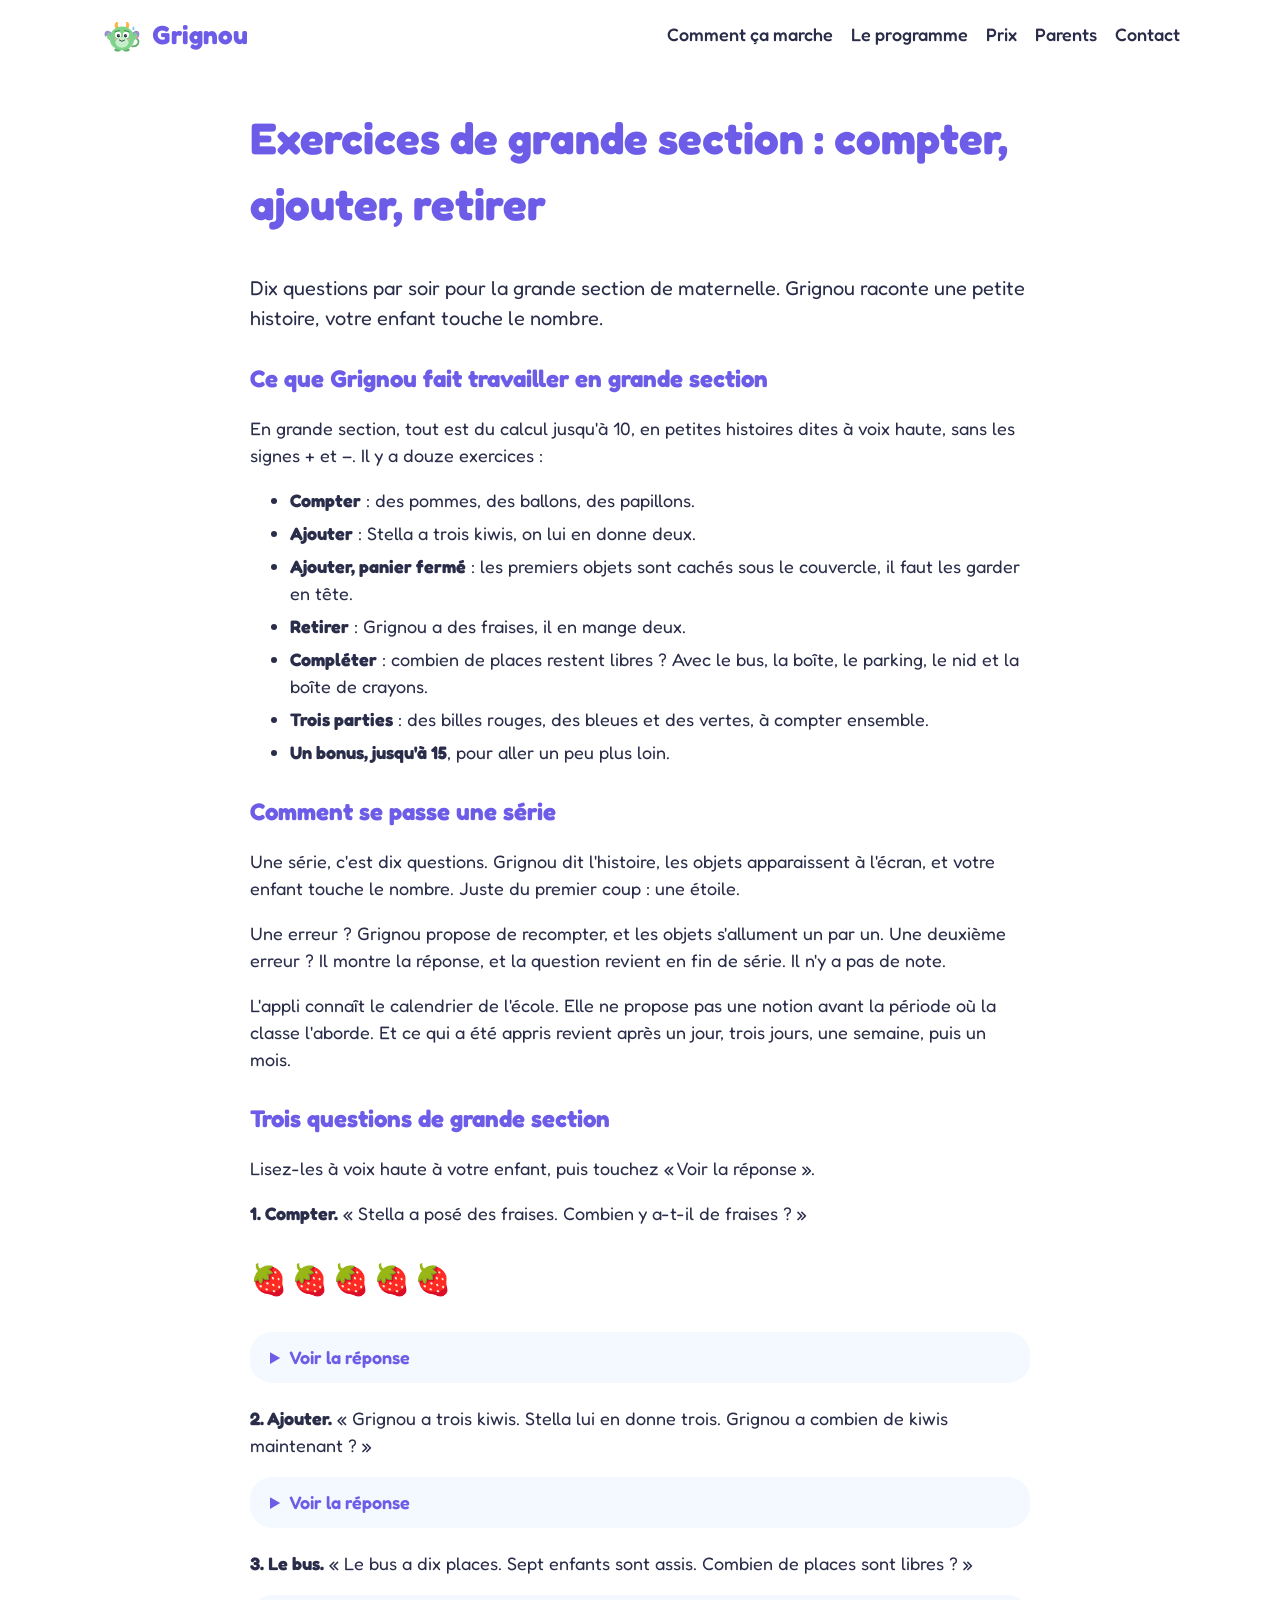
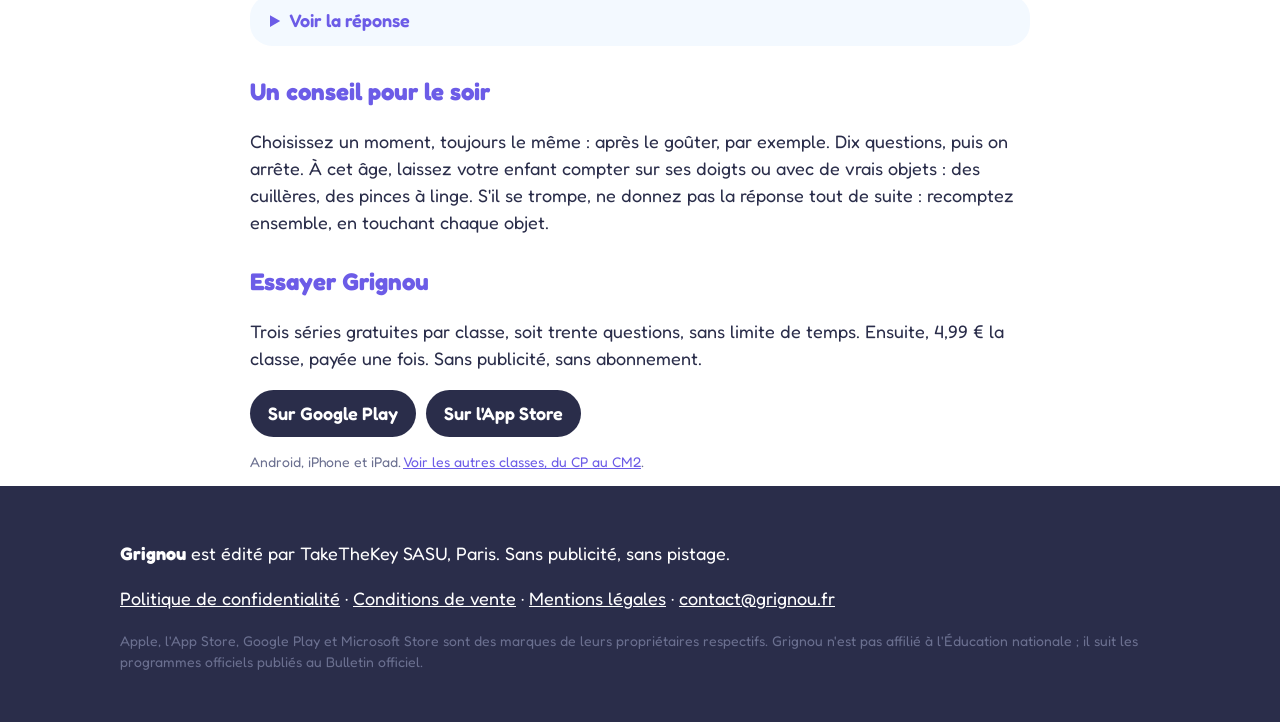
<file: exercices-grande-section.html>
<!doctype html><html lang="fr"><head><meta charset="utf-8"><meta name="viewport" content="width=device-width,initial-scale=1">
<title>Exercices de grande section : compter, ajouter, retirer, dix questions par soir</title><meta name="description" content="Grande section de maternelle : compter, ajouter, retirer, compléter jusqu'à 10. Dix questions par soir avec Grignou, racontées à voix haute. Trois séries gratuites par classe pour essayer, sans publicité ni abonnement.">
<link rel="icon" href="icon-192.png">
<link rel="canonical" href="https://grignou.fr/exercices-grande-section.html">
<link rel="stylesheet" href="style.css">
<style>.doc .chapeau{font-size:20px}.doc li{margin:6px 0}.doc details{background:#f3f9ff;border-radius:22px;padding:12px 20px;margin:8px 0 22px}.doc details p{margin:0}.doc summary{cursor:pointer;font-weight:600;color:var(--violet)}.doc details[open] summary{margin-bottom:8px}.doc .objets{font-size:30px;letter-spacing:4px}.doc .stores a.badge{text-decoration:none}</style></head><body><header class="nav"><a class="brand" href="index.html"><span class="logo"><svg viewBox="0 0 200 200" aria-hidden="true"><path class="tail" d="M146 156c30 2 36-26 20-36" stroke="#5fb36b" stroke-width="8" fill="none" stroke-linecap="round"/><path d="M166 112c-3-7-13-4-10 3l10 11 10-11c3-7-7-10-10-3z" fill="#ff7eb6"/><path d="M52 94C28 72 14 98 24 112c8-8 16 0 28-2z" fill="#9b8bd6"/><path d="M148 94c24-22 38 4 28 18-8-8-16 0-28-2z" fill="#9b8bd6"/><path d="M70 74C62 52 72 42 82 46c-3 9 0 18 3 24z" fill="#ffb347"/><path d="M130 74c8-22-2-32-12-28 3 9 0 18-3 24z" fill="#ffb347"/><ellipse cx="80" cy="172" rx="15" ry="8" fill="#5fb36b"/><ellipse cx="120" cy="172" rx="15" ry="8" fill="#5fb36b"/><path d="M48 124c-12-6-14-18-8-24" stroke="#7fd38a" stroke-width="12" stroke-linecap="round" fill="none"/><path d="M152 124c12-6 14-18 8-24" stroke="#7fd38a" stroke-width="12" stroke-linecap="round" fill="none"/><ellipse cx="100" cy="120" rx="56" ry="54" fill="#7fd38a"/><ellipse cx="100" cy="138" rx="30" ry="24" fill="#c6efc9"/><g class="eyes"><circle cx="82" cy="104" r="14" fill="#fff"/><circle cx="118" cy="104" r="14" fill="#fff"/><circle cx="84" cy="108" r="7.5" fill="#2b2b3a"/><circle cx="116" cy="108" r="7.5" fill="#2b2b3a"/><circle cx="86.5" cy="105" r="2.4" fill="#fff"/><circle cx="118.5" cy="105" r="2.4" fill="#fff"/></g><path d="M68 90l20-6M132 90l-20-6" stroke="#3d7a45" stroke-width="4" stroke-linecap="round"/><path class="mouth" d="M88 128q12 12 24 0" stroke="#2b2b3a" stroke-width="4" fill="none" stroke-linecap="round"/><ellipse cx="70" cy="124" rx="7" ry="4" fill="#ff9eb5" opacity=".7"/><ellipse cx="130" cy="124" rx="7" ry="4" fill="#ff9eb5" opacity=".7"/><path class="drop" d="M152 64c-7 11-7 18 0 18s7-7 0-18z" fill="#7cc8ff"/></svg></span>Grignou</a><nav><a href="index.html#comment">Comment ça marche</a><a href="index.html#programme">Le programme</a><a href="index.html#prix">Prix</a><a href="index.html#parents">Parents</a><a href="index.html#contact">Contact</a></nav></header>
<section class="wrap doc"><h1>Exercices de grande section : compter, ajouter, retirer</h1>
<p class="chapeau">Dix questions par soir pour la grande section de maternelle. Grignou raconte une petite histoire, votre enfant touche le nombre.</p>

<h2>Ce que Grignou fait travailler en grande section</h2>
<p>En grande section, tout est du calcul jusqu'à 10, en petites histoires dites à voix haute, sans les signes + et −. Il y a douze exercices :</p>
<ul>
<li><b>Compter</b> : des pommes, des ballons, des papillons.</li>
<li><b>Ajouter</b> : Stella a trois kiwis, on lui en donne deux.</li>
<li><b>Ajouter, panier fermé</b> : les premiers objets sont cachés sous le couvercle, il faut les garder en tête.</li>
<li><b>Retirer</b> : Grignou a des fraises, il en mange deux.</li>
<li><b>Compléter</b> : combien de places restent libres ? Avec le bus, la boîte, le parking, le nid et la boîte de crayons.</li>
<li><b>Trois parties</b> : des billes rouges, des bleues et des vertes, à compter ensemble.</li>
<li><b>Un bonus, jusqu'à 15</b>, pour aller un peu plus loin.</li>
</ul>

<h2>Comment se passe une série</h2>
<p>Une série, c'est dix questions. Grignou dit l'histoire, les objets apparaissent à l'écran, et votre enfant touche le nombre. Juste du premier coup : une étoile.</p>
<p>Une erreur ? Grignou propose de recompter, et les objets s'allument un par un. Une deuxième erreur ? Il montre la réponse, et la question revient en fin de série. Il n'y a pas de note.</p>
<p>L'appli connaît le calendrier de l'école. Elle ne propose pas une notion avant la période où la classe l'aborde. Et ce qui a été appris revient après un jour, trois jours, une semaine, puis un mois.</p>

<h2>Trois questions de grande section</h2>
<p>Lisez-les à voix haute à votre enfant, puis touchez « Voir la réponse ».</p>
<p><b>1. Compter.</b> « Stella a posé des fraises. Combien y a-t-il de fraises ? »</p>
<p class="objets" aria-label="cinq fraises">🍓🍓🍓🍓🍓</p>
<details><summary>Voir la réponse</summary><p><b>5.</b> Votre enfant peut toucher chaque fraise en comptant.</p></details>
<p><b>2. Ajouter.</b> « Grignou a trois kiwis. Stella lui en donne trois. Grignou a combien de kiwis maintenant ? »</p>
<details><summary>Voir la réponse</summary><p><b>6.</b> Trois kiwis, et encore trois.</p></details>
<p><b>3. Le bus.</b> « Le bus a dix places. Sept enfants sont assis. Combien de places sont libres ? »</p>
<details><summary>Voir la réponse</summary><p><b>3.</b> Sept places prises, trois places libres : dix en tout.</p></details>

<h2>Un conseil pour le soir</h2>
<p>Choisissez un moment, toujours le même : après le goûter, par exemple. Dix questions, puis on arrête. À cet âge, laissez votre enfant compter sur ses doigts ou avec de vrais objets : des cuillères, des pinces à linge. S'il se trompe, ne donnez pas la réponse tout de suite : recomptez ensemble, en touchant chaque objet.</p>

<h2>Essayer Grignou</h2>
<p>Trois séries gratuites par classe, soit trente questions, sans limite de temps. Ensuite, 4,99 € la classe, payée une fois. Sans publicité, sans abonnement.</p>
<p class="stores"><a class="badge" href="https://play.google.com/store/apps/details?id=fr.grignou.app">Sur Google Play</a> <a class="badge" href="https://apps.apple.com/fr/app/id6836298676">Sur l'App Store</a></p>
<p class="small">Android, iPhone et iPad. <a href="index.html#programme">Voir les autres classes, du CP au CM2</a>.</p>
</section><footer><div class="wrap"><p><strong>Grignou</strong> est édité par TakeTheKey SASU, Paris. Sans publicité, sans pistage.</p>
<p><a href="confidentialite.html">Politique de confidentialité</a> · <a href="conditions-de-vente.html">Conditions de vente</a> · <a href="mentions-legales.html">Mentions légales</a> · <a href="mailto:contact@grignou.fr">contact@grignou.fr</a></p>
<p class="small">Apple, l'App Store, Google Play et Microsoft Store sont des marques de leurs propriétaires respectifs. Grignou n'est pas affilié à l'Éducation nationale ; il suit les programmes officiels publiés au Bulletin officiel.</p></div></footer></body></html>
</file>
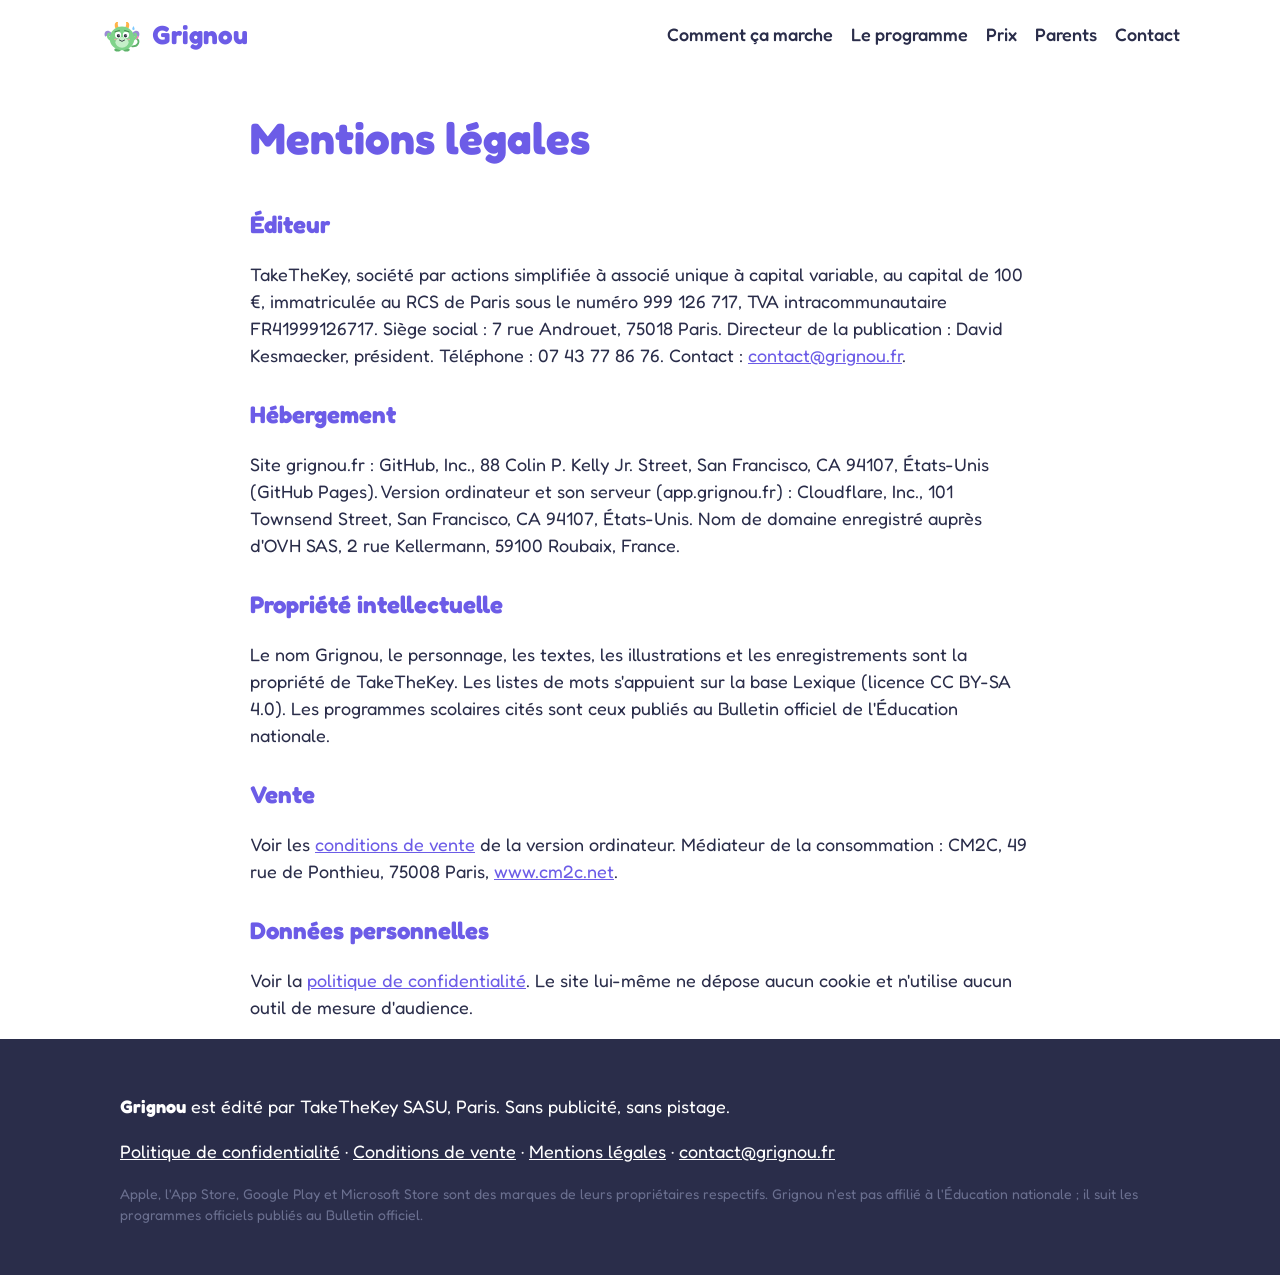
<file: mentions-legales.html>
<!doctype html><html lang="fr"><head><meta charset="utf-8"><meta name="viewport" content="width=device-width,initial-scale=1">
<title>Mentions légales — Grignou</title><meta name="description" content="Mentions légales du site et de l'application Grignou, édités par TakeTheKey SASU.">
<link rel="icon" href="icon-192.png">
<link rel="canonical" href="https://grignou.fr/mentions-legales.html">
<link rel="stylesheet" href="style.css"></head><body><header class="nav"><a class="brand" href="index.html"><span class="logo"><svg viewBox="0 0 200 200" aria-hidden="true"><path class="tail" d="M146 156c30 2 36-26 20-36" stroke="#5fb36b" stroke-width="8" fill="none" stroke-linecap="round"/><path d="M166 112c-3-7-13-4-10 3l10 11 10-11c3-7-7-10-10-3z" fill="#ff7eb6"/><path d="M52 94C28 72 14 98 24 112c8-8 16 0 28-2z" fill="#9b8bd6"/><path d="M148 94c24-22 38 4 28 18-8-8-16 0-28-2z" fill="#9b8bd6"/><path d="M70 74C62 52 72 42 82 46c-3 9 0 18 3 24z" fill="#ffb347"/><path d="M130 74c8-22-2-32-12-28 3 9 0 18-3 24z" fill="#ffb347"/><ellipse cx="80" cy="172" rx="15" ry="8" fill="#5fb36b"/><ellipse cx="120" cy="172" rx="15" ry="8" fill="#5fb36b"/><path d="M48 124c-12-6-14-18-8-24" stroke="#7fd38a" stroke-width="12" stroke-linecap="round" fill="none"/><path d="M152 124c12-6 14-18 8-24" stroke="#7fd38a" stroke-width="12" stroke-linecap="round" fill="none"/><ellipse cx="100" cy="120" rx="56" ry="54" fill="#7fd38a"/><ellipse cx="100" cy="138" rx="30" ry="24" fill="#c6efc9"/><g class="eyes"><circle cx="82" cy="104" r="14" fill="#fff"/><circle cx="118" cy="104" r="14" fill="#fff"/><circle cx="84" cy="108" r="7.5" fill="#2b2b3a"/><circle cx="116" cy="108" r="7.5" fill="#2b2b3a"/><circle cx="86.5" cy="105" r="2.4" fill="#fff"/><circle cx="118.5" cy="105" r="2.4" fill="#fff"/></g><path d="M68 90l20-6M132 90l-20-6" stroke="#3d7a45" stroke-width="4" stroke-linecap="round"/><path class="mouth" d="M88 128q12 12 24 0" stroke="#2b2b3a" stroke-width="4" fill="none" stroke-linecap="round"/><ellipse cx="70" cy="124" rx="7" ry="4" fill="#ff9eb5" opacity=".7"/><ellipse cx="130" cy="124" rx="7" ry="4" fill="#ff9eb5" opacity=".7"/><path class="drop" d="M152 64c-7 11-7 18 0 18s7-7 0-18z" fill="#7cc8ff"/></svg></span>Grignou</a><nav><a href="index.html#comment">Comment ça marche</a><a href="index.html#programme">Le programme</a><a href="index.html#prix">Prix</a><a href="index.html#parents">Parents</a><a href="index.html#contact">Contact</a></nav></header>
<section class="wrap doc"><h1>Mentions légales</h1>
<h2>Éditeur</h2><p>TakeTheKey, société par actions simplifiée à associé unique à capital variable, au capital de 100 €, immatriculée au RCS de Paris sous le numéro 999 126 717, TVA intracommunautaire FR41999126717. Siège social : 7 rue Androuet, 75018 Paris. Directeur de la publication : David Kesmaecker, président. Téléphone : 07 43 77 86 76. Contact : <a href="mailto:contact@grignou.fr">contact@grignou.fr</a>.</p>
<h2>Hébergement</h2><p>Site grignou.fr : GitHub, Inc., 88 Colin P. Kelly Jr. Street, San Francisco, CA 94107, États-Unis (GitHub Pages). Version ordinateur et son serveur (app.grignou.fr) : Cloudflare, Inc., 101 Townsend Street, San Francisco, CA 94107, États-Unis. Nom de domaine enregistré auprès d'OVH SAS, 2 rue Kellermann, 59100 Roubaix, France.</p>
<h2>Propriété intellectuelle</h2><p>Le nom Grignou, le personnage, les textes, les illustrations et les enregistrements sont la propriété de TakeTheKey. Les listes de mots s'appuient sur la base Lexique (licence CC BY-SA 4.0). Les programmes scolaires cités sont ceux publiés au Bulletin officiel de l'Éducation nationale.</p>
<h2>Vente</h2><p>Voir les <a href="conditions-de-vente.html">conditions de vente</a> de la version ordinateur. Médiateur de la consommation : CM2C, 49 rue de Ponthieu, 75008 Paris, <a href="https://www.cm2c.net">www.cm2c.net</a>.</p>
<h2>Données personnelles</h2><p>Voir la <a href="confidentialite.html">politique de confidentialité</a>. Le site lui-même ne dépose aucun cookie et n'utilise aucun outil de mesure d'audience.</p>
</section><footer><div class="wrap"><p><strong>Grignou</strong> est édité par TakeTheKey SASU, Paris. Sans publicité, sans pistage.</p>
<p><a href="confidentialite.html">Politique de confidentialité</a> · <a href="conditions-de-vente.html">Conditions de vente</a> · <a href="mentions-legales.html">Mentions légales</a> · <a href="mailto:contact@grignou.fr">contact@grignou.fr</a></p>
<p class="small">Apple, l'App Store, Google Play et Microsoft Store sont des marques de leurs propriétaires respectifs. Grignou n'est pas affilié à l'Éducation nationale ; il suit les programmes officiels publiés au Bulletin officiel.</p></div></footer></body></html>
</file>
<file: accueil.css>
/* Page d'accueil de grignou.fr : le décor de l'appli, du jour au soir.
   Police Fredoka (licence libre OFL) servie par le site lui-même : aucun appel à un serveur tiers. */
@font-face{font-family:"Fredoka";font-style:normal;font-weight:300 700;font-display:swap;src:url(fredoka.woff2) format("woff2")}

:root{
  --encre:#2a2d4a; --violet:#6c5ce7; --violet-f:#4b3fc4; --soleil:#ffd23f; --soleil-f:#e0a800;
  --nuit:#23235e; --herbe:#215f47; --herbe-claire:#2e7d5b;
  --c1:#ff8a8a; --c1f:#d85a5a; --c2:#ffab5c; --c2f:#d98127; --c3:#ffd23f; --c3f:#e0a800;
  --c4:#86d992; --c4f:#4faa5c; --c5:#6ed6ea; --c5f:#2fa4bb; --c6:#b3a2ff; --c6f:#7d68e0;
}
*{box-sizing:border-box}
html{scroll-behavior:smooth}
body{margin:0;font-family:"Fredoka","Trebuchet MS",system-ui,sans-serif;font-size:18px;line-height:1.5;color:var(--encre);background:var(--herbe)}
img{max-width:100%;height:auto}
h1,h2,h3,p,ul,ol{margin:0}
ul,ol{padding:0;list-style:none}
a{color:var(--violet-f)}
a:hover{color:var(--encre)}
a:focus-visible,button:focus-visible{outline:4px solid var(--violet-f);outline-offset:3px}
.large{max-width:1180px;margin:0 auto;padding-left:24px;padding-right:24px}
h2{font-size:clamp(28px,3.4vw,42px);font-weight:700;line-height:1.15}
h3{font-size:22px;font-weight:600;line-height:1.25}
.chapeau{font-size:clamp(18px,1.9vw,21px);max-width:34em}
.petit{font-size:16px}

/* Les touches, comme dans l'appli */
.touche{display:inline-block;padding:16px 32px;border-radius:20px;font-size:clamp(20px,2.2vw,23px);font-weight:600;text-decoration:none;border:0;border-bottom:7px solid;font-family:inherit;cursor:pointer}
.touche.violette{background:var(--violet);border-color:var(--violet-f);color:#fff}
.touche.violette:hover{background:var(--violet-f);color:#fff}
.bientot{display:flex;flex-wrap:wrap;gap:8px 10px}
.bientot li{background:#fff;border-radius:999px;padding:6px 16px;font-size:16px;font-weight:500;color:var(--encre)}
.bulle{background:#fff;color:var(--encre);border-radius:22px 22px 22px 6px;padding:12px 18px;font-size:clamp(18px,2vw,21px);font-weight:500;box-shadow:0 8px 0 rgba(75,63,196,.14)}
.bulle.droite{border-radius:22px 22px 6px 22px;box-shadow:none}

/* ---------- Le jour ---------- */
.jour{position:relative;overflow:hidden;background:linear-gradient(180deg,#bfe4ff 0%,#eef7ff 70%,#ffeacc 100%)}
.soleil{position:absolute;right:max(6%,calc(50% - 560px));top:96px;width:120px;height:120px;border-radius:50%;background:var(--soleil);animation:soleil 5s ease-in-out infinite}
.nuage{position:absolute;background:#fff;border-radius:40px}
.n1{right:2%;top:400px;width:120px;height:40px;box-shadow:34px -18px 0 2px #fff,70px -4px 0 -6px #fff;animation:nuage 16s ease-in-out infinite alternate}
.n2{left:52%;top:84px;width:90px;height:30px;box-shadow:26px -14px 0 2px #fff,54px -3px 0 -5px #fff;animation:nuage 22s ease-in-out infinite alternate-reverse}
.n3{left:62%;bottom:20px;width:140px;height:44px;box-shadow:40px -20px 0 2px #fff,82px -4px 0 -6px #fff;animation:nuage 26s ease-in-out infinite alternate}
.entete{position:relative;display:flex;flex-wrap:wrap;align-items:center;justify-content:space-between;gap:10px 28px;padding-top:20px;padding-bottom:10px}
.marque{display:flex;align-items:center;gap:10px;text-decoration:none;color:var(--violet-f)}
.marque span{display:flex;flex-direction:column;line-height:1.1}
.marque b{font-size:30px;font-weight:700}
.marque small{font-size:14px;color:var(--encre)}
.entete nav{display:flex;flex-wrap:wrap;gap:4px 24px;font-weight:500}
.entete nav a{padding:6px 0}
.accueil{position:relative;display:flex;flex-wrap:wrap;align-items:center;gap:24px 40px;padding-top:28px;padding-bottom:90px}
.accueil-texte{flex:1 1 480px;min-width:0;display:flex;flex-direction:column;align-items:flex-start;gap:20px}
h1{font-size:clamp(34px,5vw,62px);font-weight:700;line-height:1.08;color:var(--violet-f);text-wrap:balance}
.accueil-grignou{flex:0 0 auto;width:min(400px,100%);margin:0 auto;display:flex;flex-direction:column;align-items:flex-start;gap:4px}
.accueil-grignou .bulle{margin-left:4%}
.vole{width:86%;align-self:center;animation:vole 4.5s ease-in-out infinite}

/* ---------- La fin de journée ---------- */
.soir{position:relative;overflow:hidden;background:linear-gradient(180deg,#ffeacc 0%,#ffd0ad 55%,#f3a6a0 82%,#8f7fd9 100%);padding:64px 0 150px}
.soleil-couchant{position:absolute;right:max(3%,calc(50% - 620px));bottom:150px;width:230px;height:230px;border-radius:50%;background:#ff9f43;box-shadow:0 0 0 26px rgba(255,159,67,.28),0 0 0 60px rgba(255,159,67,.12)}
.soir .large{position:relative}
.deux{display:flex;flex-wrap:wrap;align-items:center;gap:34px 44px;margin-top:30px}
.essai{flex:1 1 520px;min-width:0;display:flex;flex-direction:column;gap:14px}
.essai-titre{font-size:21px;font-weight:600}
.capture-tablette{display:block;border:12px solid var(--encre);border-radius:28px}
.etapes{flex:1 1 400px;min-width:0;background:#fff;border-radius:28px;padding:30px 30px 32px;display:flex;flex-direction:column;gap:22px;box-shadow:0 10px 0 rgba(120,60,40,.14)}
.etapes li{display:flex;gap:16px;align-items:flex-start}
.etapes p{font-size:17px;margin-top:4px}
.num{flex:0 0 48px;height:48px;border-radius:14px;border-bottom:5px solid;display:flex;align-items:center;justify-content:center;font-size:24px;font-weight:700}

/* Les couleurs des classes et des touches */
.c1{background:var(--c1);border-color:var(--c1f)}
.c2{background:var(--c2);border-color:var(--c2f)}
.c3{background:var(--c3);border-color:var(--c3f)}
.c4{background:var(--c4);border-color:var(--c4f)}
.c5{background:var(--c5);border-color:var(--c5f)}
.c6{background:var(--c6);border-color:var(--c6f)}

/* Le petit jeu */
.jeu-classes{display:grid;grid-template-columns:repeat(6,minmax(0,1fr));gap:10px}
#jeu{display:flex;flex-direction:column;gap:14px}
.jeu-classes button{min-height:54px;padding:6px 2px;border:0;border-bottom:6px solid;border-radius:16px;color:var(--encre);font-size:21px;font-weight:700;line-height:1.1;font-family:inherit;cursor:pointer}
.jeu-classes button[aria-pressed="true"]{outline:4px solid var(--encre);outline-offset:2px}
.jeu-ecran{border:12px solid var(--encre);border-radius:34px;background:linear-gradient(180deg,#bfe4ff 0%,#eef7ff 100%);padding:16px;display:flex;flex-direction:column;gap:14px;box-shadow:0 22px 40px rgba(120,60,40,.28)}
.jeu-barre{display:flex;align-items:center;justify-content:space-between;gap:8px 16px;background:#fff;border-radius:999px;padding:8px 20px;font-size:20px;font-weight:600}
.jeu-etoiles{display:flex;align-items:center;gap:6px;font-size:22px;font-weight:700;color:#7a5a00}
.jeu-etoiles img{width:26px;height:26px}
.jeu-dit{display:flex;align-items:center;gap:14px}
.jeu-dit img{flex:0 0 auto;width:96px;height:96px}
.jeu-dit p{flex:1 1 auto;min-width:0;background:#fff;border-radius:22px 22px 22px 6px;padding:12px 18px;font-size:clamp(17px,2vw,20px);font-weight:500;line-height:1.35}
.jeu-scene{background:#fff;border-radius:24px;min-height:220px;padding:22px 20px;display:flex;align-items:center;justify-content:center}
.jeu-scene .calcul{font-size:clamp(38px,5vw,58px);font-weight:700;line-height:1.25;color:var(--violet-f);text-align:center}
.jeu-scene .phrase{font-size:clamp(22px,2.6vw,30px);font-weight:700;line-height:1.25;text-align:center}
.jeu-scene .lecture{display:flex;flex-direction:column;gap:12px;max-width:30em}
.jeu-scene .lecture p{font-size:16px;font-weight:500}
.jeu-scene .lecture .question{font-size:19px;font-weight:600;color:var(--violet-f);text-align:center}
.groupes{display:flex;flex-wrap:wrap;justify-content:center;gap:22px 26px}
.groupe{position:relative;border:3px dashed #f0b65c;background:#fff3dc;border-radius:20px;padding:26px 18px 16px;display:flex;gap:10px}
.groupe.g2{border-color:#a99cf3;background:#efecff}
.groupe span{position:absolute;left:14px;top:-14px;background:var(--violet);color:#fff;border-radius:999px;padding:2px 12px;font-size:15px;font-weight:600;white-space:nowrap}
.groupe img{width:50px;height:50px}
.bande{display:flex;border:3px solid var(--violet-f);border-radius:8px;overflow:hidden;max-width:100%}
.bande i{flex:0 1 36px;width:36px;height:52px;background:#fff;border-right:2px solid var(--violet-f)}
.bande i:last-child{border-right:0}
.bande i.pleine{background:var(--soleil)}
.jeu-reponses{display:grid;grid-template-columns:repeat(auto-fit,minmax(min(120px,100%),1fr));gap:12px}
.jeu-reponses button{min-height:64px;padding:8px 10px;border:0;border-bottom:7px solid;border-radius:18px;color:var(--encre);font-size:26px;font-weight:700;line-height:1.2;font-family:inherit;cursor:pointer}
.jeu-reponses.longues{grid-template-columns:repeat(auto-fit,minmax(min(170px,100%),1fr))}
.jeu-reponses.longues button{font-size:17px}
.jeu-reponses button:disabled{cursor:default}
.jeu-reponses button.ecartee{opacity:.35}
.jeu-reponses button.bonne{outline:5px solid #1f9d61;outline-offset:2px}
.jeu-note{font-size:16px;font-weight:500;text-align:center}
.compte .e1{animation:compte .5s 0s both}
.compte .e2{animation:compte .5s .5s both}
.compte .e3{animation:compte .5s 1s both}
.compte .e4{animation:compte .5s 1.7s both}
.compte .e5{animation:compte .5s 2.2s both}

/* ---------- Le soir ---------- */
.nuit{position:relative;overflow:hidden;background:linear-gradient(180deg,#8f7fd9 0,#3a3a8c 170px,var(--nuit) 420px);color:#fff;padding-top:190px}
.nuit section{position:relative}
.nuit section + section{margin-top:70px}
.lune{position:absolute;left:max(6%,calc(50% - 560px));top:60px;width:84px;height:84px;border-radius:50%;background:#fff3c4;box-shadow:inset -16px -8px 0 #e9d48e}
.scintille{position:absolute;animation:scintille 3s ease-in-out infinite}
.s1{left:30%;top:96px}
.s2{left:58%;top:50px;animation-duration:3.6s;animation-delay:.8s}
.s3{right:9%;top:120px;animation-delay:.3s}
.s4{right:26%;top:150px;animation-duration:2.4s;animation-delay:1.2s}
#programme .chapeau{margin-top:14px}
.classes{display:grid;grid-template-columns:repeat(auto-fit,minmax(min(320px,100%),1fr));gap:22px;margin:28px 0 18px;color:var(--encre)}
.classes li{border-bottom:7px solid;border-radius:22px;padding:18px 22px 20px;display:flex;flex-direction:column;gap:4px}
.classes b{font-size:28px;font-weight:700;line-height:1.15}
.classes span{font-size:16px}
.parents{display:flex;flex-wrap:wrap;align-items:center;gap:30px 56px}
.parents-texte{flex:1 1 420px;min-width:0}
.parents-texte h3{color:var(--soleil);margin-top:22px}
.parents-texte p{max-width:30em;margin-top:2px}
.parents-capture{flex:0 0 auto;width:min(400px,100%);margin:0 auto;padding:28px 0;display:flex;justify-content:center;background:radial-gradient(ellipse 47% 50% at 50% 50%,#5a4fc0 0 99%,transparent 100%)}
.telephone{width:60%;border:8px solid #12123a;border-radius:26px;overflow:hidden;transform:rotate(3deg);box-shadow:0 18px 34px rgba(0,0,0,.4)}
.telephone img{display:block;width:100%}
.prix{display:grid;grid-template-columns:repeat(auto-fit,minmax(min(260px,100%),1fr));gap:30px 40px;margin-top:26px}
.prix h3{font-size:19px;font-weight:500}
.prix .gros{font-size:56px;font-weight:700;line-height:1.05;color:var(--soleil)}
.colline-zone{position:relative;margin-top:40px;min-height:330px;display:flex;align-items:flex-end}
.colline{position:absolute;left:-10%;right:-10%;bottom:0;height:240px;background:radial-gradient(ellipse 75% 85% at 38% 100%,var(--herbe) 0 99.5%,transparent 100%),radial-gradient(ellipse 48% 100% at 82% 100%,var(--herbe-claire) 0 99.5%,transparent 100%)}
.colline-contenu{position:relative;width:100%;display:flex;flex-wrap:wrap;align-items:flex-end;justify-content:center;gap:10px 30px}
.bonsoir{display:flex;flex-direction:column;align-items:flex-start;gap:16px;padding-bottom:130px;max-width:100%}
.bientot.clair li{background:rgba(255,255,255,.14);color:#fff}
.bientot li.dispo{padding:0}
.bientot li.dispo a{display:block;padding:6px 16px;border-radius:999px;background:var(--violet);color:#fff;font-weight:600;text-decoration:none}
.bientot li.dispo a:hover,.bientot li.dispo a:focus-visible{background:var(--violet-f)}
.bientot li.dispo a:focus-visible{outline:3px solid var(--soleil);outline-offset:2px}
.berce{width:250px;max-width:60%;margin-bottom:96px;transform-origin:50% 90%;animation:berce 4s ease-in-out infinite}

/* ---------- Le pied de page ---------- */
.pied{background:var(--herbe);color:#fff;padding:20px 0 34px;font-size:16px}
.pied .large{display:flex;flex-direction:column;gap:12px}
.pied h2{font-size:28px}
.pied #contact{margin-bottom:14px}
.pied #contact p{font-size:18px;max-width:40em;margin-top:8px}
.pied a{color:#ffe873}
.pied a:hover{color:#fff}
.liens{display:flex;flex-wrap:wrap;gap:6px 22px}

@keyframes vole{0%,100%{transform:translateY(0) rotate(-4deg)}50%{transform:translateY(-22px) rotate(3deg)}}
@keyframes nuage{from{transform:translateX(-30px)}to{transform:translateX(50px)}}
@keyframes soleil{0%,100%{box-shadow:0 0 0 14px rgba(255,210,63,.35),0 0 0 34px rgba(255,210,63,.16)}50%{box-shadow:0 0 0 22px rgba(255,210,63,.35),0 0 0 50px rgba(255,210,63,.12)}}
@keyframes scintille{0%,100%{opacity:.3;transform:scale(.75)}50%{opacity:1;transform:scale(1.1)}}
@keyframes berce{0%,100%{transform:rotate(-3deg)}50%{transform:rotate(3deg)}}
@keyframes compte{0%{transform:scale(1)}50%{transform:scale(1.5) rotate(12deg)}100%{transform:scale(1.15)}}

@media (max-width:700px){
  .soleil{width:54px;height:54px;top:22px;right:26px;animation:none;box-shadow:0 0 0 10px rgba(255,210,63,.35)}
  .n1,.n2{display:none}
  .n3{left:4%;bottom:26px;width:90px;height:30px;box-shadow:26px -14px 0 2px #fff,54px -3px 0 -5px #fff}
  .accueil{padding-bottom:60px}
  .accueil-grignou{width:min(300px,100%)}
  .soir{padding:44px 0 120px}
  .soleil-couchant{width:150px;height:150px;bottom:110px}
  .etapes{padding:22px 18px 24px}
  .jeu-ecran{border-width:8px;border-radius:26px;padding:10px;gap:10px}
  .jeu-classes{gap:6px}
  .jeu-classes button{font-size:17px;min-height:48px;border-radius:12px}
  .jeu-dit img{width:68px;height:68px}
  .jeu-scene{padding:22px 10px;min-height:190px}
  .groupe{padding:24px 10px 12px;gap:6px}
  .groupe img{width:40px;height:40px}
  .nuit{padding-top:170px}
  .prix .gros{font-size:48px}
  .bonsoir{padding-bottom:60px}
  .berce{width:180px;margin-bottom:60px}
  .colline-zone{min-height:380px}
}
@media (prefers-reduced-motion:reduce){
  html{scroll-behavior:auto}
  *{animation:none !important}
}

/* section « Sur ordinateur » (version ordinateur, 20/11/2026) */
#ordinateur a:not(.touche){color:#ffd23f}
</file>
<file: style.css>
/* Police Fredoka (licence libre OFL) servie par le site lui-même : aucun appel à un serveur tiers. */
@font-face{font-family:"Fredoka";font-style:normal;font-weight:300 700;font-display:swap;src:url(fredoka.woff2) format("woff2")}

:root{--sky1:#bfe4ff;--sky2:#eef7ff;--grass:#9fe08a;--grass2:#6cc46f;--ink:#2a2d4a;--muted:#6b7090;--violet:#6c5ce7;--violet-d:#4b3fc4;--mint:#2ec4b6;--mint-d:#1c9a8e;--sun:#ffd23f;--f:"Fredoka","Trebuchet MS",system-ui,sans-serif}
*{box-sizing:border-box}body{margin:0;font-family:var(--f);color:var(--ink);background:#fff;font-size:18px;line-height:1.5}
a{color:var(--violet)}
.wrap{max-width:1080px;margin:0 auto;padding:0 20px}
.nav{display:flex;align-items:center;justify-content:space-between;gap:16px;padding:12px 20px;max-width:1120px;margin:0 auto;flex-wrap:wrap}
.brand{display:flex;align-items:center;gap:8px;font-weight:700;font-size:26px;color:var(--violet);text-decoration:none}
.brand .logo svg{width:44px;height:44px;display:block}
.nav nav{display:flex;gap:18px;flex-wrap:wrap}.nav nav a{text-decoration:none;color:var(--ink);font-weight:500}.nav nav a:hover{color:var(--violet)}
.hero{position:relative;background:linear-gradient(180deg,var(--sky1),var(--sky2));overflow:hidden;padding:40px 0 120px}
.hero-in{display:grid;grid-template-columns:1.2fr 1fr;gap:30px;align-items:center}
.hero h1{font-size:clamp(34px,5vw,56px);line-height:1.1;margin:0 0 16px;color:var(--violet)}
.lead{font-size:20px;color:var(--ink)}
.stores{display:flex;gap:10px;flex-wrap:wrap;margin:18px 0 8px}
.badge{display:inline-block;background:var(--ink);color:#fff;border-radius:999px;padding:10px 18px;font-weight:600}
.badge.soon{background:#fff;color:var(--ink);border:2px solid #d9d6f5}
.hero-g{position:relative;text-align:center}.hero-g svg{width:min(70%,320px);height:auto;filter:drop-shadow(0 14px 12px rgba(40,90,40,.22));animation:bob 2.6s ease-in-out infinite}
.bulle{display:inline-block;background:#fff;border-radius:22px;padding:10px 18px;font-weight:600;color:var(--violet);box-shadow:0 6px 18px rgba(60,60,120,.14);margin-bottom:-10px;position:relative;z-index:1}
.hills{position:absolute;left:-10vw;right:-10vw;bottom:-40px;height:160px;background:radial-gradient(ellipse at 30% 100%,var(--grass) 0 55%,transparent 56%),radial-gradient(ellipse at 75% 100%,var(--grass2) 0 60%,transparent 61%)}
@keyframes bob{0%,100%{transform:translateY(0)}50%{transform:translateY(-8px)}}
svg .eyes{animation:blink 4.5s infinite;transform-box:fill-box;transform-origin:center}@keyframes blink{0%,91%,100%{transform:scaleY(1)}95%{transform:scaleY(.08)}}
svg .tail{transform-box:fill-box;transform-origin:0% 100%;animation:wag 1.1s ease-in-out infinite}@keyframes wag{0%,100%{transform:rotate(-8deg)}50%{transform:rotate(10deg)}}
section{padding:56px 0}
h2{font-size:clamp(26px,3.4vw,38px);color:var(--violet);margin:0 0 18px}
h3{margin:0 0 8px;font-size:22px}
.cards3{display:grid;grid-template-columns:repeat(3,1fr);gap:20px}
.card{background:#fff;border-radius:28px;padding:24px;box-shadow:0 10px 30px rgba(60,60,120,.12);position:relative}
.card.accent{background:var(--violet);color:#fff}.card.accent h3{color:#fff}
.card .num{width:44px;height:44px;border-radius:50%;background:var(--mint);color:#fff;display:grid;place-items:center;font-weight:700;font-size:22px;margin-bottom:10px}
.big{font-size:44px;font-weight:700;margin:4px 0;color:var(--violet)}.accent .big{color:var(--sun)}
.band{background:linear-gradient(180deg,#f3f9ff,#eaf7e6)}
.classes{display:grid;grid-template-columns:repeat(3,1fr);gap:14px}
.cl{background:#fff;border-radius:22px;padding:18px;display:flex;flex-direction:column;gap:6px;border:3px solid transparent}
.cl b{font-size:20px;color:var(--violet)}.cl span{color:var(--muted);font-size:16px}.cl em{font-style:normal;font-size:14px;font-weight:600;color:var(--muted)}
.cl.on{border-color:var(--mint)}.cl.on em{color:var(--mint-d)}
.small{font-size:14px;color:var(--muted)}
.doc h1{color:var(--violet);font-size:clamp(30px,4vw,44px)}.doc h2{font-size:24px;margin-top:28px}.doc{max-width:820px}
footer{background:var(--ink);color:#fff;padding:36px 0}footer a{color:#fff}
@media(max-width:800px){.hero-in{grid-template-columns:1fr}.cards3,.classes{grid-template-columns:1fr}.hero{padding-bottom:90px}}
</file>
